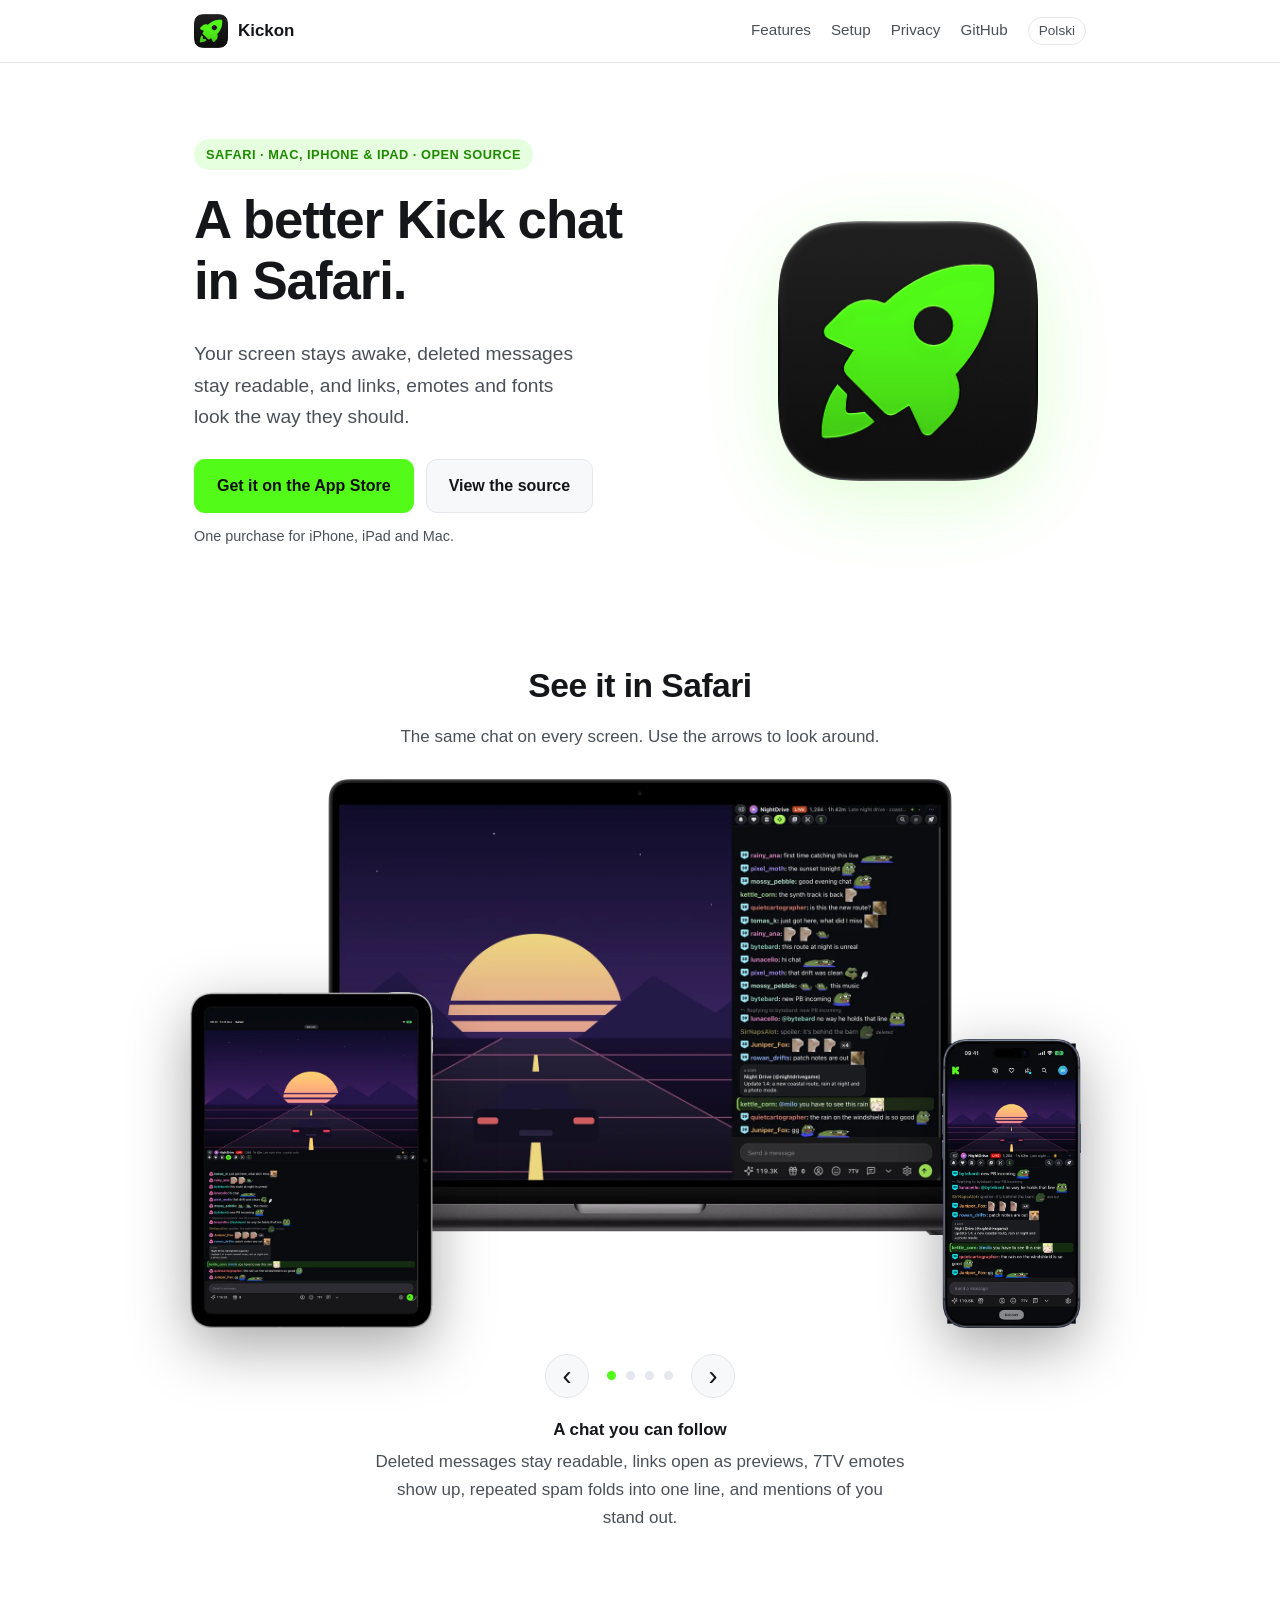
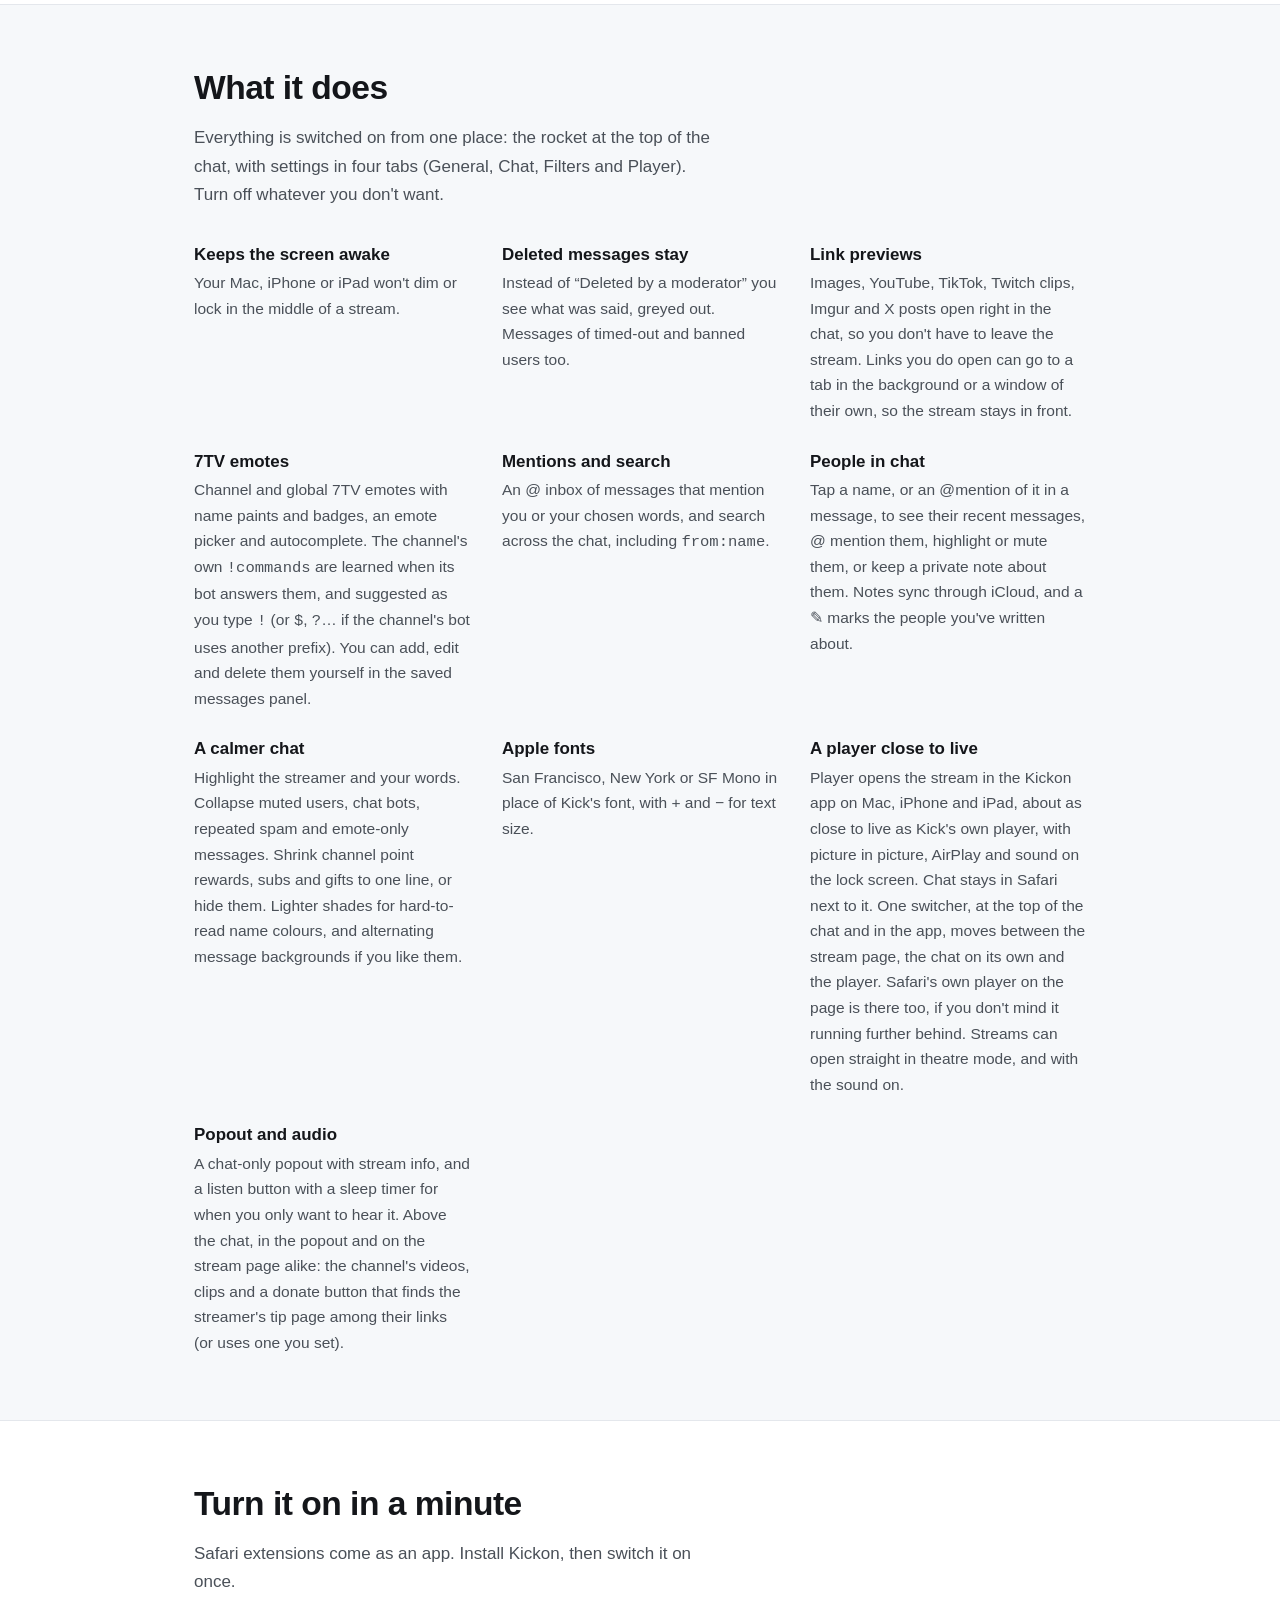
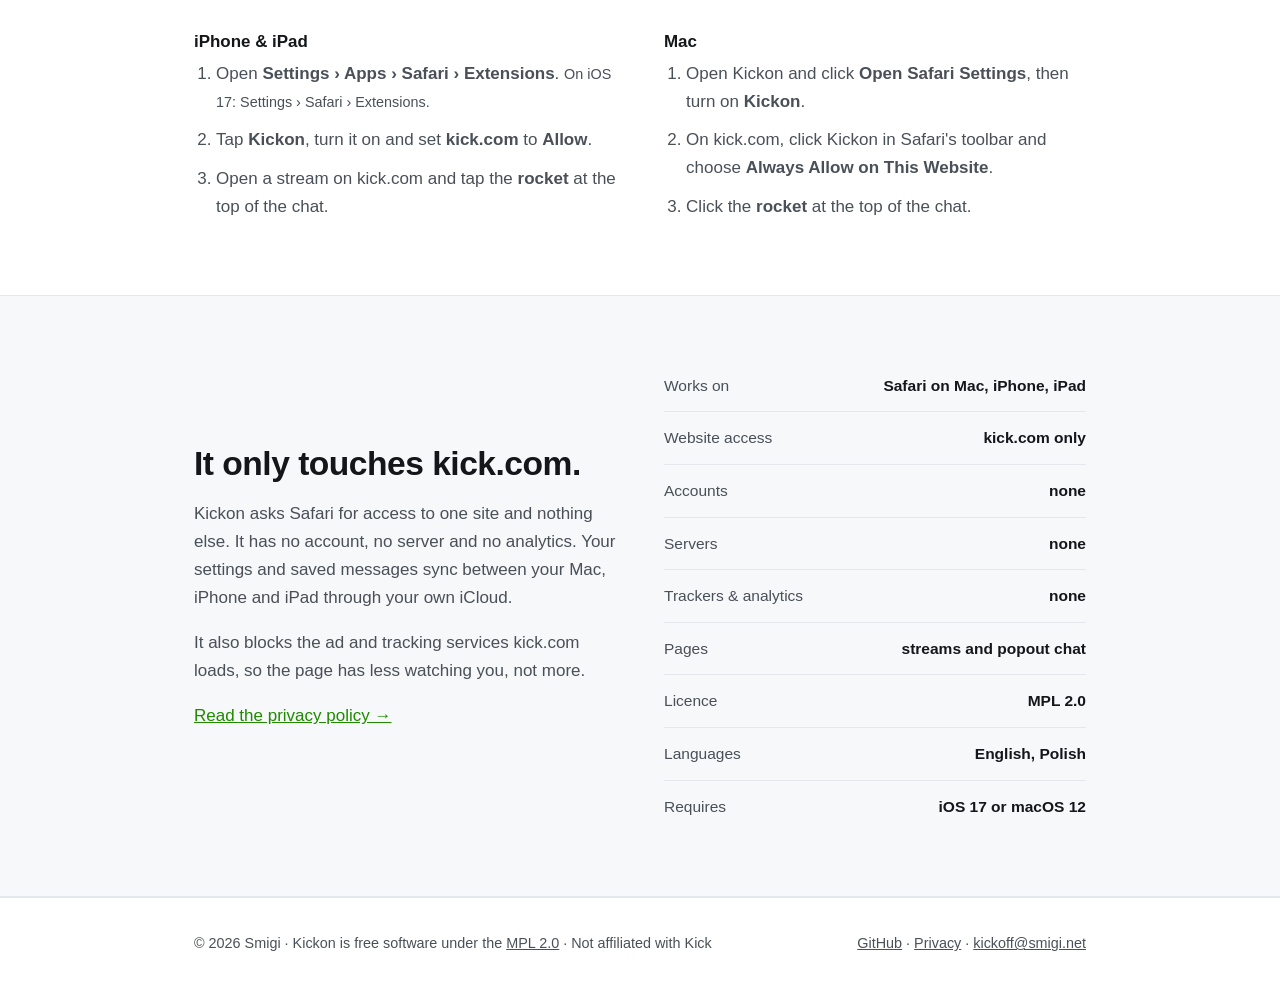
<file: website/index.html>
<!DOCTYPE html>
<html lang="en">
<!--
  This Source Code Form is subject to the terms of the Mozilla Public License,
  v. 2.0. If a copy of the MPL was not distributed with this file, You can
  obtain one at https://mozilla.org/MPL/2.0/.
-->
<head>
  <meta charset="utf-8">
  <meta name="viewport" content="width=device-width, initial-scale=1">
  <title>Kickon — A better Kick.com chat in Safari</title>
  <meta name="description" content="A Safari extension for Mac, iPhone and iPad that makes Kick.com chat better: keeps your screen awake, shows deleted messages, previews links, adds 7TV emotes and Apple fonts. No accounts, no trackers. Open source, MPL 2.0.">
  <meta property="og:title" content="Kickon — A better Kick.com chat in Safari">
  <meta property="og:description" content="Keeps your screen awake, shows deleted messages, previews links and adds 7TV emotes. For Safari on Mac, iPhone and iPad.">
  <meta property="og:image" content="https://kickon.smigi.net/assets/icon.png">
  <meta property="og:url" content="https://kickon.smigi.net">
  <meta name="theme-color" content="#0b0d0e">
  <meta property="og:locale" content="en">
  <meta property="og:locale:alternate" content="pl">
  <link rel="canonical" href="https://kickon.smigi.net/">
  <link rel="alternate" hreflang="en" href="https://kickon.smigi.net/">
  <link rel="alternate" hreflang="pl" href="https://kickon.smigi.net/pl/">
  <link rel="alternate" hreflang="x-default" href="https://kickon.smigi.net/">
  <link rel="icon" href="assets/icon.png" type="image/png">
  <link rel="stylesheet" href="style.css">
</head>
<body>

<header>
  <div class="wrap">
    <a class="logo" href="/">
      <img src="assets/icon.png" alt="" width="34" height="34">
      Kickon
    </a>
    <nav>
      <a href="#features">Features</a>
      <a href="#setup">Setup</a>
      <a href="/privacy/">Privacy</a>
      <a href="https://github.com/lakafior/Kickoff">GitHub</a>
      <a class="lang" href="/pl/" hreflang="pl" lang="pl">Polski</a>
    </nav>
  </div>
</header>

<section class="hero">
  <div class="wrap">
    <div>
      <span class="tag">Safari · Mac, iPhone &amp; iPad · Open source</span>
      <h1>A better Kick&nbsp;chat in&nbsp;Safari.</h1>
      <p class="lede">Your screen stays awake, deleted messages stay readable, and links, emotes and fonts look the way they should.</p>
      <div class="cta">
        <a class="btn btn-primary" href="https://apps.apple.com/us/app/kickon-for-safari/id6820534895">Get it on the App&nbsp;Store</a>
        <a class="btn btn-secondary" href="https://github.com/lakafior/Kickoff">View the source</a>
      </div>
      <p class="cta-note">One purchase for iPhone, iPad and Mac.</p>
    </div>
    <img class="hero-icon" src="assets/icon.png" width="256" height="256" alt="The Kickon icon: a green rocket on black.">
  </div>
</section>

<section class="showcase" aria-label="Kickon on Mac, iPad and iPhone">
  <div class="wrap">
    <div class="section-head"><h2>See it in Safari</h2><p>The same chat on every screen. Use the arrows to look around.</p></div>
    <!-- No JavaScript: one radio per step; the arrows and dots are labels for them. -->
    <input class="shot-radio" type="radio" name="shot" id="shot-1" checked aria-label="A chat you can follow">
    <input class="shot-radio" type="radio" name="shot" id="shot-2" aria-label="Everything in one place">
    <input class="shot-radio" type="radio" name="shot" id="shot-3" aria-label="Know who you&#x27;re talking to">
    <input class="shot-radio" type="radio" name="shot" id="shot-4" aria-label="Never miss a mention">
    <div class="stage">
      <div class="dev dev-mac">
        <img class="s1" src="assets/showcase/en/mac-1.webp" width="1600" height="966" alt="Kickon in Safari on a Mac: A chat you can follow">
        <img class="s2" src="assets/showcase/en/mac-2.webp" width="1600" height="966" alt="Kickon in Safari on a Mac: Everything in one place" loading="lazy">
        <img class="s3" src="assets/showcase/en/mac-3.webp" width="1600" height="966" alt="Kickon in Safari on a Mac: Know who you&#x27;re talking to" loading="lazy">
        <img class="s4" src="assets/showcase/en/mac-4.webp" width="1600" height="966" alt="Kickon in Safari on a Mac: Never miss a mention" loading="lazy">
      </div>
      <div class="dev dev-ipad">
        <img class="s1" src="assets/showcase/en/ipad-1.webp" width="640" height="886" alt="Kickon in Safari on an iPad: A chat you can follow">
        <img class="s2" src="assets/showcase/en/ipad-2.webp" width="640" height="886" alt="Kickon in Safari on an iPad: Everything in one place" loading="lazy">
        <img class="s3" src="assets/showcase/en/ipad-3.webp" width="640" height="886" alt="Kickon in Safari on an iPad: Know who you&#x27;re talking to" loading="lazy">
        <img class="s4" src="assets/showcase/en/ipad-4.webp" width="640" height="886" alt="Kickon in Safari on an iPad: Never miss a mention" loading="lazy">
      </div>
      <div class="dev dev-iphone">
        <img class="s1" src="assets/showcase/en/iphone-1.webp" width="440" height="912" alt="Kickon in Safari on an iPhone: A chat you can follow">
        <img class="s2" src="assets/showcase/en/iphone-2.webp" width="440" height="912" alt="Kickon in Safari on an iPhone: Everything in one place" loading="lazy">
        <img class="s3" src="assets/showcase/en/iphone-3.webp" width="440" height="912" alt="Kickon in Safari on an iPhone: Know who you&#x27;re talking to" loading="lazy">
        <img class="s4" src="assets/showcase/en/iphone-4.webp" width="440" height="912" alt="Kickon in Safari on an iPhone: Never miss a mention" loading="lazy">
      </div>
    </div>
    <div class="shot-nav">
      <label class="arrow prev p1" for="shot-4" aria-label="Previous">‹</label>
      <label class="arrow prev p2" for="shot-1" aria-label="Previous">‹</label>
      <label class="arrow prev p3" for="shot-2" aria-label="Previous">‹</label>
      <label class="arrow prev p4" for="shot-3" aria-label="Previous">‹</label>
      <div class="dots">
        <label class="dot d1" for="shot-1" aria-label="Show: A chat you can follow"></label>
        <label class="dot d2" for="shot-2" aria-label="Show: Everything in one place"></label>
        <label class="dot d3" for="shot-3" aria-label="Show: Know who you&#x27;re talking to"></label>
        <label class="dot d4" for="shot-4" aria-label="Show: Never miss a mention"></label>
      </div>
      <label class="arrow next n1" for="shot-2" aria-label="Next">›</label>
      <label class="arrow next n2" for="shot-3" aria-label="Next">›</label>
      <label class="arrow next n3" for="shot-4" aria-label="Next">›</label>
      <label class="arrow next n4" for="shot-1" aria-label="Next">›</label>
    </div>
    <div class="captions" aria-live="polite">
      <div class="caption c1"><h3>A chat you can follow</h3><p>Deleted messages stay readable, links open as previews, 7TV emotes show up, repeated spam folds into one line, and mentions of you stand out.</p></div>
      <div class="caption c2"><h3>Everything in one place</h3><p>The rocket at the top of the chat opens Kickon&#x27;s settings: Apple fonts, text size, and every feature as a switch you can turn off.</p></div>
      <div class="caption c3"><h3>Know who you&#x27;re talking to</h3><p>Tap a name to see that person&#x27;s recent messages, highlight or mute them, or keep a private note that syncs through your iCloud.</p></div>
      <div class="caption c4"><h3>Never miss a mention</h3><p>The @ inbox collects messages that mention you or the words you choose, so you can catch up after a busy minute.</p></div>
    </div>
  </div>
</section>

<section id="features" class="alt">
  <div class="wrap">
    <div class="section-head">
      <h2>What it does</h2>
      <p>Everything is switched on from one place: the rocket at the top of the chat, with settings in four tabs (General, Chat, Filters and Player). Turn off whatever you don't want.</p>
    </div>
    <div class="grid">
      <div class="feature">
        <h3>Keeps the screen awake</h3>
        <p>Your Mac, iPhone or iPad won't dim or lock in the middle of a stream.</p>
      </div>
      <div class="feature">
        <h3>Deleted messages stay</h3>
        <p>Instead of “Deleted by a moderator” you see what was said, greyed out. Messages of timed-out and banned users too.</p>
      </div>
      <div class="feature">
        <h3>Link previews</h3>
        <p>Images, YouTube, TikTok, Twitch clips, Imgur and X posts open right in the chat, so you don't have to leave the stream. Links you do open can go to a tab in the background or a window of their own, so the stream stays in front.</p>
      </div>
      <div class="feature">
        <h3>7TV emotes</h3>
        <p>Channel and global 7TV emotes with name paints and badges, an emote picker and autocomplete. The channel's own <code>!commands</code> are learned when its bot answers them, and suggested as you type <code>!</code> (or <code>$</code>, <code>?</code>… if the channel's bot uses another prefix). You can add, edit and delete them yourself in the saved messages panel.</p>
      </div>
      <div class="feature">
        <h3>Mentions and search</h3>
        <p>An @ inbox of messages that mention you or your chosen words, and search across the chat, including <code>from:name</code>.</p>
      </div>
      <div class="feature">
        <h3>People in chat</h3>
        <p>Tap a name, or an @mention of it in a message, to see their recent messages, @ mention them, highlight or mute them, or keep a private note about them. Notes sync through iCloud, and a ✎ marks the people you've written about.</p>
      </div>
      <div class="feature">
        <h3>A calmer chat</h3>
        <p>Highlight the streamer and your words. Collapse muted users, chat bots, repeated spam and emote-only messages. Shrink channel point rewards, subs and gifts to one line, or hide them. Lighter shades for hard-to-read name colours, and alternating message backgrounds if you like them.</p>
      </div>
      <div class="feature">
        <h3>Apple fonts</h3>
        <p>San Francisco, New York or SF Mono in place of Kick's font, with + and − for text size.</p>
      </div>
      <div class="feature">
        <h3>A player close to live</h3>
        <p>Player opens the stream in the Kickon app on Mac, iPhone and iPad, about as close to live as Kick's own player, with picture in picture, AirPlay and sound on the lock screen. Chat stays in Safari next to it. One switcher, at the top of the chat and in the app, moves between the stream page, the chat on its own and the player. Safari's own player on the page is there too, if you don't mind it running further behind. Streams can open straight in theatre mode, and with the sound on.</p>
      </div>
      <div class="feature">
        <h3>Popout and audio</h3>
        <p>A chat-only popout with stream info, and a listen button with a sleep timer for when you only want to hear it. Above the chat, in the popout and on the stream page alike: the channel's videos, clips and a donate button that finds the streamer's tip page among their links (or uses one you set).</p>
      </div>
    </div>
  </div>
</section>

<section id="setup">
  <div class="wrap">
    <div class="section-head">
      <h2>Turn it on in a minute</h2>
      <p>Safari extensions come as an app. Install Kickon, then switch it on once.</p>
    </div>
    <div class="split">
      <div>
        <h3>iPhone &amp; iPad</h3>
        <ol class="steps">
          <li>Open <b>Settings › Apps › Safari › Extensions</b>. <span class="note">On iOS 17: Settings › Safari › Extensions.</span></li>
          <li>Tap <b>Kickon</b>, turn it on and set <b>kick.com</b> to <b>Allow</b>.</li>
          <li>Open a stream on kick.com and tap the <b>rocket</b> at the top of the chat.</li>
        </ol>
      </div>
      <div>
        <h3>Mac</h3>
        <ol class="steps">
          <li>Open Kickon and click <b>Open Safari Settings</b>, then turn on <b>Kickon</b>.</li>
          <li>On kick.com, click Kickon in Safari's toolbar and choose <b>Always Allow on This Website</b>.</li>
          <li>Click the <b>rocket</b> at the top of the chat.</li>
        </ol>
      </div>
    </div>
  </div>
</section>

<section class="alt">
  <div class="wrap">
    <div class="split">
      <div>
        <h2>It only touches kick.com.</h2>
        <p>
          Kickon asks Safari for access to one site and nothing else. It has no
          account, no server and no analytics. Your settings and saved messages
          sync between your Mac, iPhone and iPad through your own iCloud.
        </p>
        <p>
          It also blocks the ad and tracking services kick.com loads, so the
          page has less watching you, not more.
        </p>
        <p><a href="/privacy/">Read the privacy policy →</a></p>
      </div>
      <ul class="facts">
        <li><span>Works on</span> <b>Safari on Mac, iPhone, iPad</b></li>
        <li><span>Website access</span> <b>kick.com only</b></li>
        <li><span>Accounts</span> <b>none</b></li>
        <li><span>Servers</span> <b>none</b></li>
        <li><span>Trackers &amp; analytics</span> <b>none</b></li>
        <li><span>Pages</span> <b>streams and popout chat</b></li>
        <li><span>Licence</span> <b>MPL 2.0</b></li>
        <li><span>Languages</span> <b>English, Polish</b></li>
        <li><span>Requires</span> <b>iOS 17 or macOS 12</b></li>
      </ul>
    </div>
  </div>
</section>

<footer>
  <div class="wrap">
    <span>© 2026 Smigi · Kickon is free software under the
      <a href="https://github.com/lakafior/Kickoff/blob/main/LICENSE">MPL 2.0</a> ·
      Not affiliated with Kick</span>
    <span>
      <a href="https://github.com/lakafior/Kickoff">GitHub</a> ·
      <a href="/privacy/">Privacy</a> ·
      <a href="mailto:kickoff@smigi.net">kickoff@smigi.net</a>
    </span>
  </div>
</footer>

<!-- smigi.net window chrome: traffic lights + minimize-to-dock.
     Loads from localhost during development, smigi.net in production. -->
<script>
  (function () {
    var local = location.hostname === "localhost" || location.hostname === "127.0.0.1";
    var s = document.createElement("script");
    s.src = (local ? "" : "https://smigi.net") + "/os/chrome.js";
    s.dataset.app = "kickoff";
    s.dataset.title = "Kickon";
    document.head.appendChild(s);
  })();
</script>

</body>
</html>
</file>
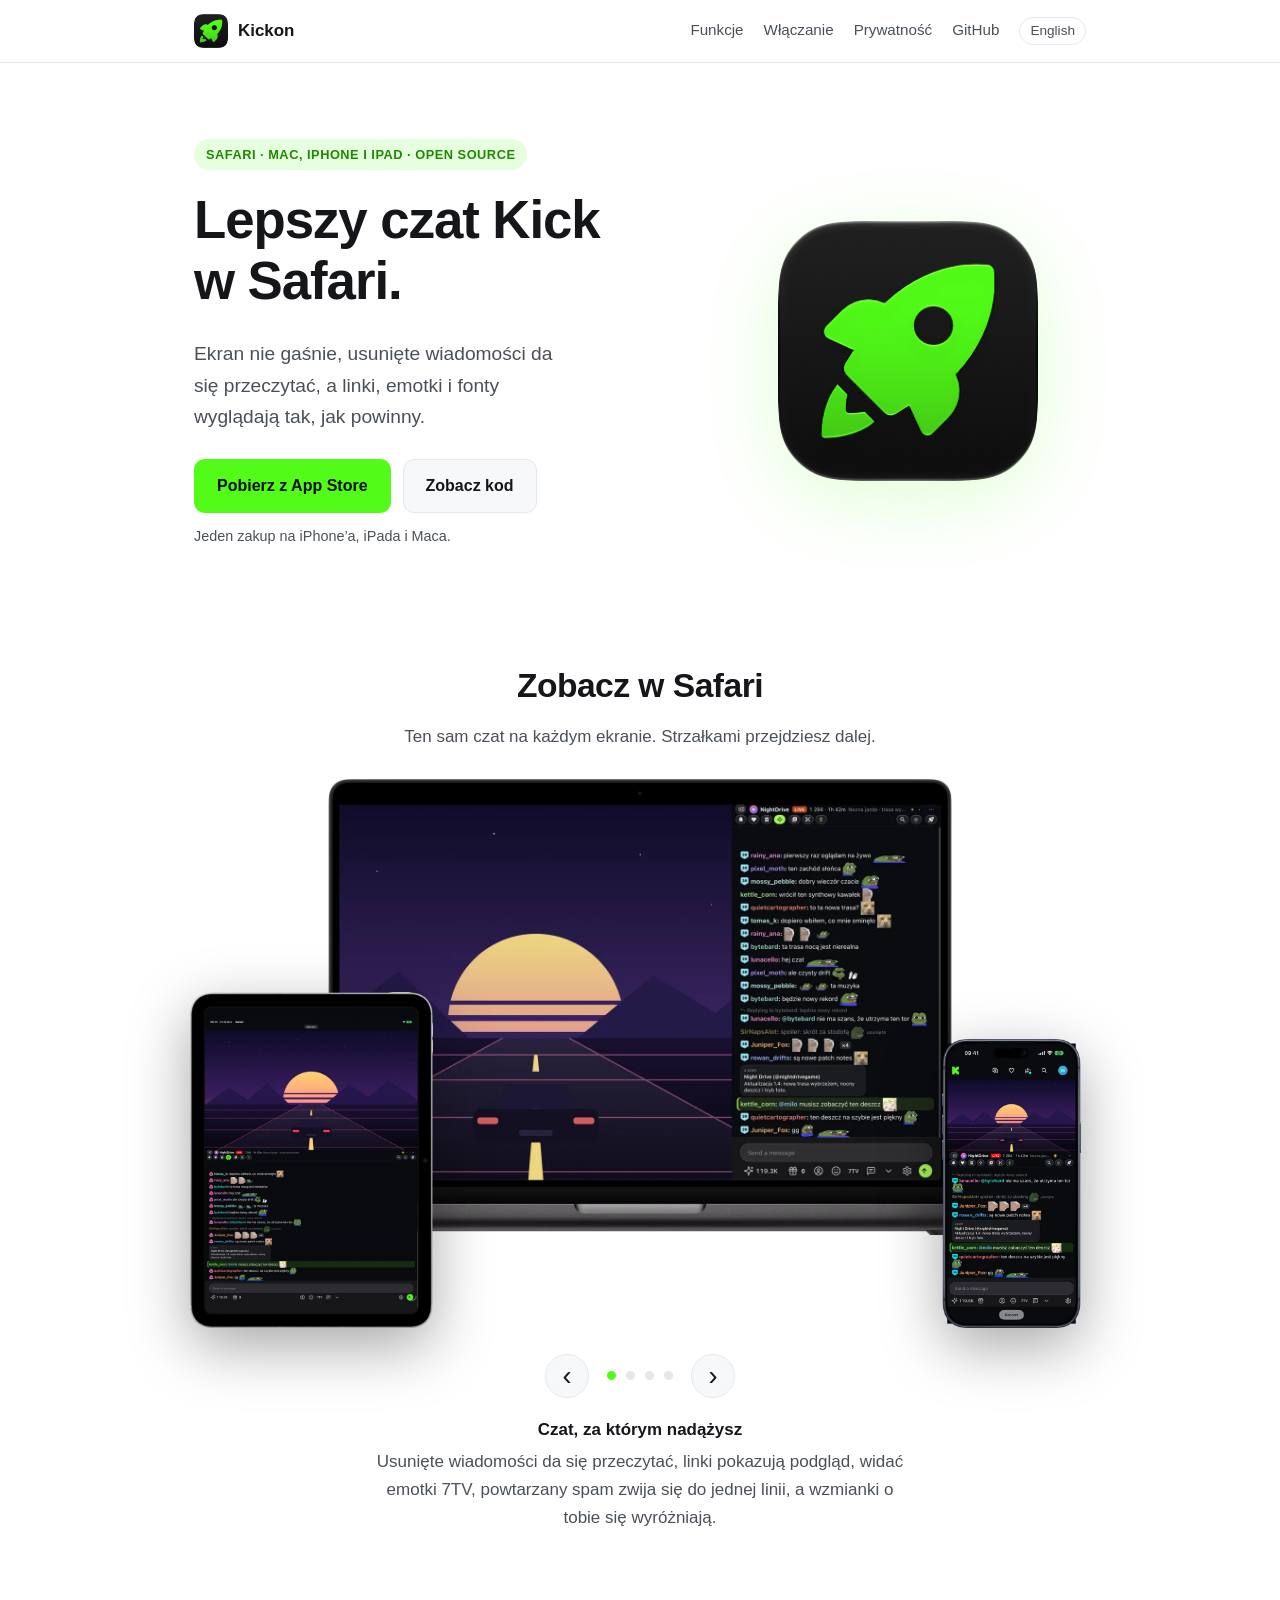
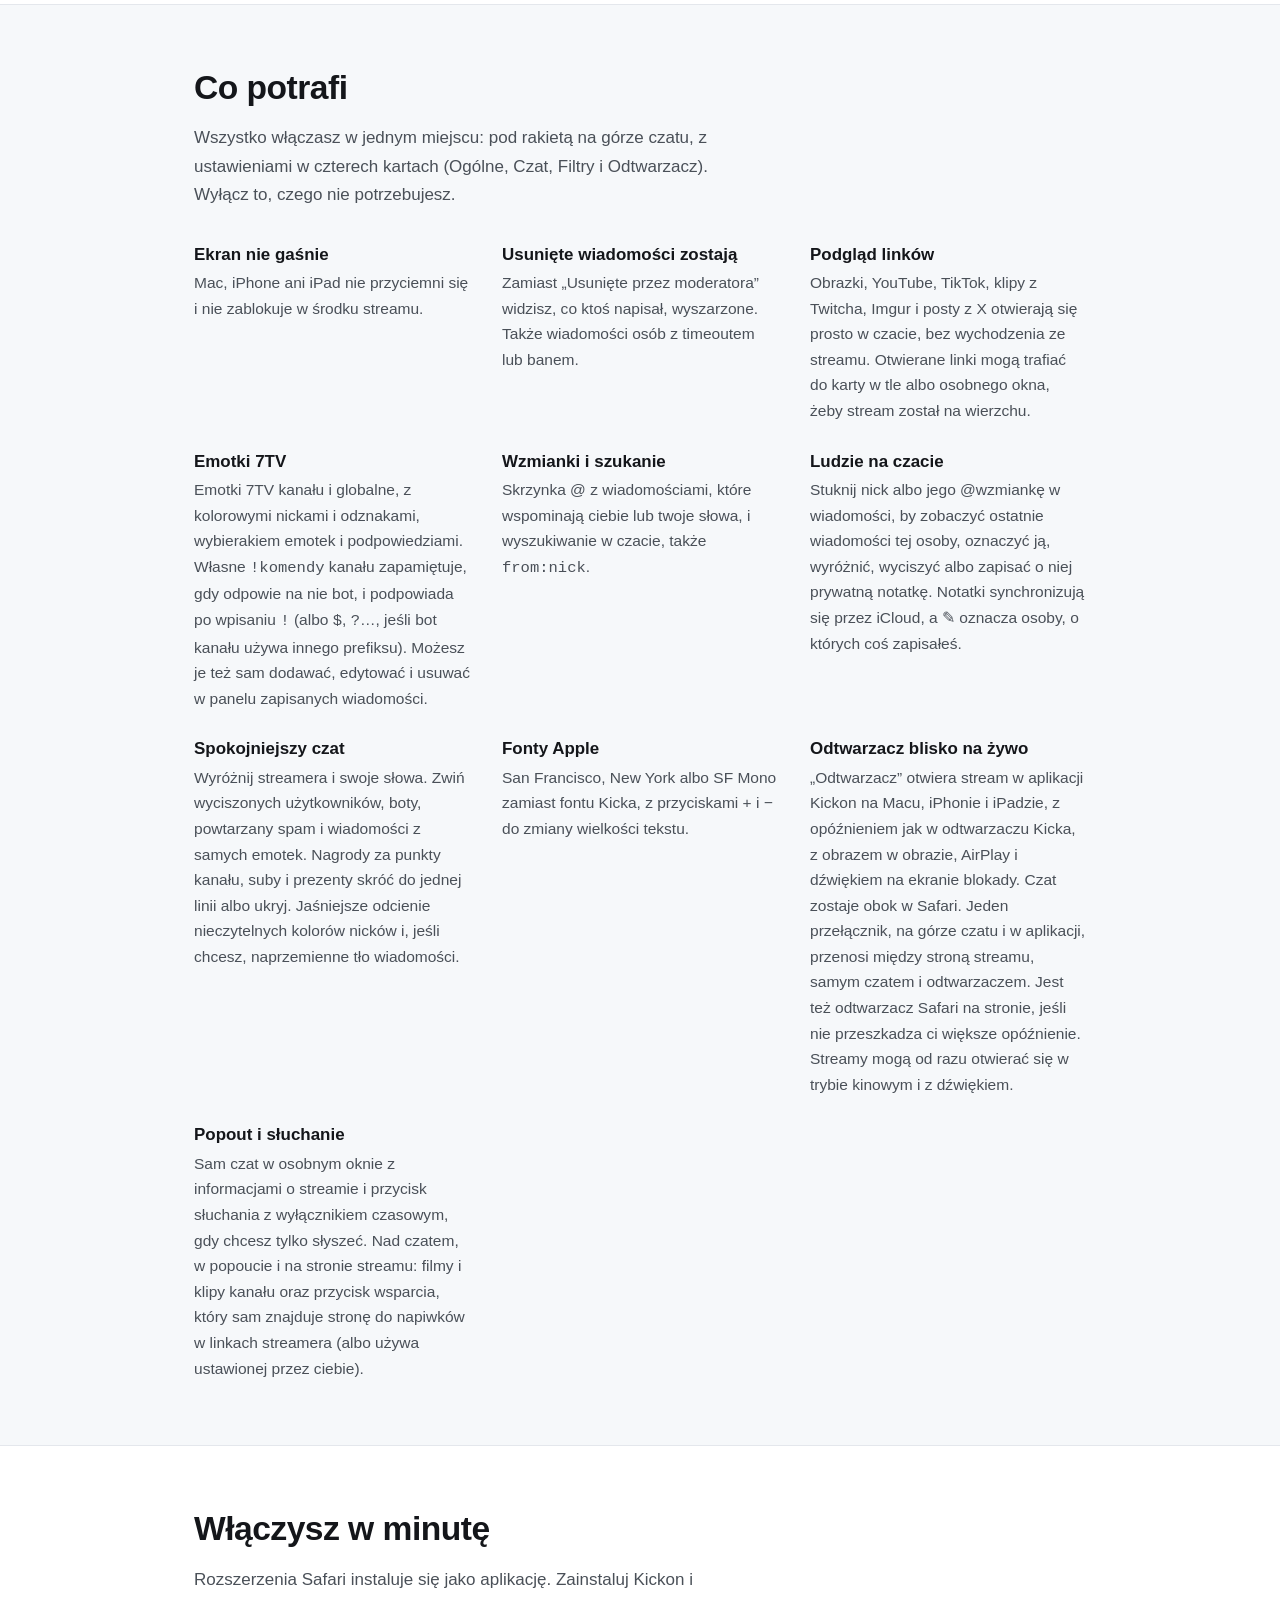
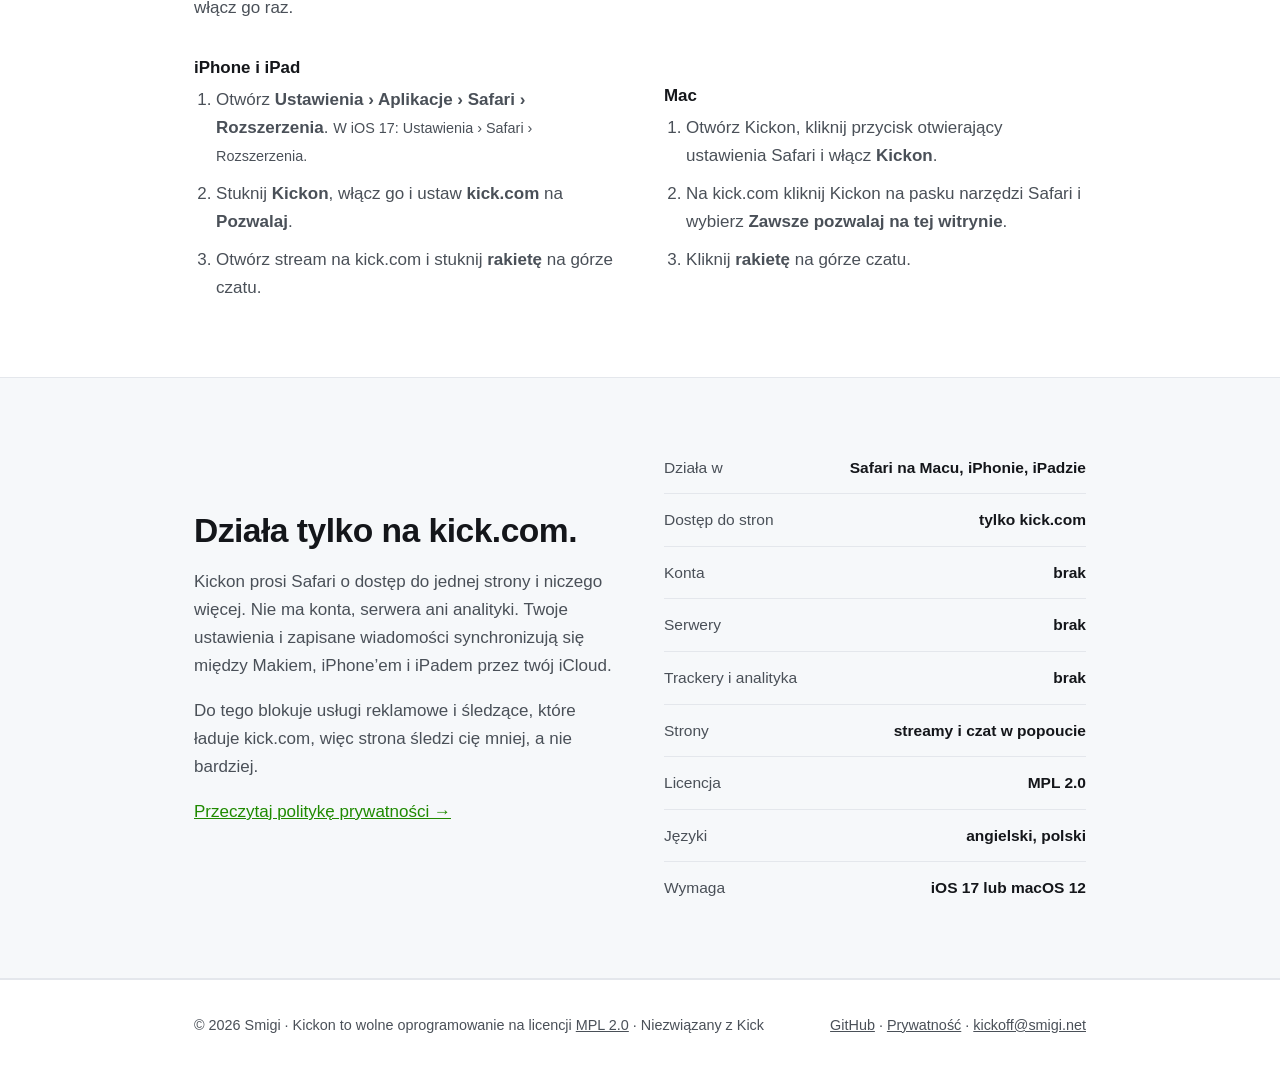
<file: website/pl/index.html>
<!DOCTYPE html>
<html lang="pl">
<!--
  This Source Code Form is subject to the terms of the Mozilla Public License,
  v. 2.0. If a copy of the MPL was not distributed with this file, You can
  obtain one at https://mozilla.org/MPL/2.0/.
-->
<head>
  <meta charset="utf-8">
  <meta name="viewport" content="width=device-width, initial-scale=1">
  <title>Kickon — Lepszy czat Kick.com w Safari</title>
  <meta name="description" content="Rozszerzenie Safari na Maca, iPhone’a i iPada, które ulepsza czat na Kick.com: ekran nie gaśnie, usunięte wiadomości zostają, linki mają podgląd, są emotki 7TV i fonty Apple. Bez kont i trackerów. Open source, MPL 2.0.">
  <meta property="og:title" content="Kickon — Lepszy czat Kick.com w Safari">
  <meta property="og:description" content="Ekran nie gaśnie, usunięte wiadomości zostają, linki mają podgląd, są emotki 7TV. Dla Safari na Macu, iPhonie i iPadzie.">
  <meta property="og:image" content="https://kickon.smigi.net/assets/icon.png">
  <meta property="og:url" content="https://kickon.smigi.net/pl/">
  <meta name="theme-color" content="#0b0d0e">
  <meta property="og:locale" content="pl">
  <meta property="og:locale:alternate" content="en">
  <link rel="canonical" href="https://kickon.smigi.net/pl/">
  <link rel="alternate" hreflang="en" href="https://kickon.smigi.net/">
  <link rel="alternate" hreflang="pl" href="https://kickon.smigi.net/pl/">
  <link rel="alternate" hreflang="x-default" href="https://kickon.smigi.net/">
  <link rel="icon" href="../assets/icon.png" type="image/png">
  <link rel="stylesheet" href="../style.css">
</head>
<body>

<header>
  <div class="wrap">
    <a class="logo" href="/pl/">
      <img src="../assets/icon.png" alt="" width="34" height="34">
      Kickon
    </a>
    <nav>
      <a href="#features">Funkcje</a>
      <a href="#setup">Włączanie</a>
      <a href="/pl/privacy/">Prywatność</a>
      <a href="https://github.com/lakafior/Kickoff">GitHub</a>
      <a class="lang" href="/" hreflang="en" lang="en">English</a>
    </nav>
  </div>
</header>

<section class="hero">
  <div class="wrap">
    <div>
      <span class="tag">Safari · Mac, iPhone i iPad · Open source</span>
      <h1>Lepszy czat Kick w&nbsp;Safari.</h1>
      <p class="lede">Ekran nie gaśnie, usunięte wiadomości da się przeczytać, a linki, emotki i fonty wyglądają tak, jak powinny.</p>
      <div class="cta">
        <a class="btn btn-primary" href="https://apps.apple.com/us/app/kickon-for-safari/id6820534895">Pobierz z App&nbsp;Store</a>
        <a class="btn btn-secondary" href="https://github.com/lakafior/Kickoff">Zobacz kod</a>
      </div>
      <p class="cta-note">Jeden zakup na iPhone’a, iPada i Maca.</p>
    </div>
    <img class="hero-icon" src="../assets/icon.png" width="256" height="256" alt="Ikona Kickon: zielona rakieta na czarnym tle.">
  </div>
</section>

<section class="showcase" aria-label="Kickon na Macu, iPadzie i iPhonie">
  <div class="wrap">
    <div class="section-head"><h2>Zobacz w Safari</h2><p>Ten sam czat na każdym ekranie. Strzałkami przejdziesz dalej.</p></div>
    <!-- No JavaScript: one radio per step; the arrows and dots are labels for them. -->
    <input class="shot-radio" type="radio" name="shot" id="shot-1" checked aria-label="Czat, za którym nadążysz">
    <input class="shot-radio" type="radio" name="shot" id="shot-2" aria-label="Wszystko w jednym miejscu">
    <input class="shot-radio" type="radio" name="shot" id="shot-3" aria-label="Wiesz, kto pisze">
    <input class="shot-radio" type="radio" name="shot" id="shot-4" aria-label="Żadna wzmianka nie ucieknie">
    <div class="stage">
      <div class="dev dev-mac">
        <img class="s1" src="../assets/showcase/pl/mac-1.webp" width="1600" height="966" alt="Kickon w Safari na Macu: Czat, za którym nadążysz">
        <img class="s2" src="../assets/showcase/pl/mac-2.webp" width="1600" height="966" alt="Kickon w Safari na Macu: Wszystko w jednym miejscu" loading="lazy">
        <img class="s3" src="../assets/showcase/pl/mac-3.webp" width="1600" height="966" alt="Kickon w Safari na Macu: Wiesz, kto pisze" loading="lazy">
        <img class="s4" src="../assets/showcase/pl/mac-4.webp" width="1600" height="966" alt="Kickon w Safari na Macu: Żadna wzmianka nie ucieknie" loading="lazy">
      </div>
      <div class="dev dev-ipad">
        <img class="s1" src="../assets/showcase/pl/ipad-1.webp" width="640" height="886" alt="Kickon w Safari na iPadzie: Czat, za którym nadążysz">
        <img class="s2" src="../assets/showcase/pl/ipad-2.webp" width="640" height="886" alt="Kickon w Safari na iPadzie: Wszystko w jednym miejscu" loading="lazy">
        <img class="s3" src="../assets/showcase/pl/ipad-3.webp" width="640" height="886" alt="Kickon w Safari na iPadzie: Wiesz, kto pisze" loading="lazy">
        <img class="s4" src="../assets/showcase/pl/ipad-4.webp" width="640" height="886" alt="Kickon w Safari na iPadzie: Żadna wzmianka nie ucieknie" loading="lazy">
      </div>
      <div class="dev dev-iphone">
        <img class="s1" src="../assets/showcase/pl/iphone-1.webp" width="440" height="912" alt="Kickon w Safari na iPhonie: Czat, za którym nadążysz">
        <img class="s2" src="../assets/showcase/pl/iphone-2.webp" width="440" height="912" alt="Kickon w Safari na iPhonie: Wszystko w jednym miejscu" loading="lazy">
        <img class="s3" src="../assets/showcase/pl/iphone-3.webp" width="440" height="912" alt="Kickon w Safari na iPhonie: Wiesz, kto pisze" loading="lazy">
        <img class="s4" src="../assets/showcase/pl/iphone-4.webp" width="440" height="912" alt="Kickon w Safari na iPhonie: Żadna wzmianka nie ucieknie" loading="lazy">
      </div>
    </div>
    <div class="shot-nav">
      <label class="arrow prev p1" for="shot-4" aria-label="Poprzedni">‹</label>
      <label class="arrow prev p2" for="shot-1" aria-label="Poprzedni">‹</label>
      <label class="arrow prev p3" for="shot-2" aria-label="Poprzedni">‹</label>
      <label class="arrow prev p4" for="shot-3" aria-label="Poprzedni">‹</label>
      <div class="dots">
        <label class="dot d1" for="shot-1" aria-label="Pokaż: Czat, za którym nadążysz"></label>
        <label class="dot d2" for="shot-2" aria-label="Pokaż: Wszystko w jednym miejscu"></label>
        <label class="dot d3" for="shot-3" aria-label="Pokaż: Wiesz, kto pisze"></label>
        <label class="dot d4" for="shot-4" aria-label="Pokaż: Żadna wzmianka nie ucieknie"></label>
      </div>
      <label class="arrow next n1" for="shot-2" aria-label="Następny">›</label>
      <label class="arrow next n2" for="shot-3" aria-label="Następny">›</label>
      <label class="arrow next n3" for="shot-4" aria-label="Następny">›</label>
      <label class="arrow next n4" for="shot-1" aria-label="Następny">›</label>
    </div>
    <div class="captions" aria-live="polite">
      <div class="caption c1"><h3>Czat, za którym nadążysz</h3><p>Usunięte wiadomości da się przeczytać, linki pokazują podgląd, widać emotki 7TV, powtarzany spam zwija się do jednej linii, a wzmianki o tobie się wyróżniają.</p></div>
      <div class="caption c2"><h3>Wszystko w jednym miejscu</h3><p>Rakieta na górze czatu otwiera ustawienia Kickon: fonty Apple, wielkość tekstu i każdą funkcję jako przełącznik, który możesz wyłączyć.</p></div>
      <div class="caption c3"><h3>Wiesz, kto pisze</h3><p>Stuknij nick, by zobaczyć ostatnie wiadomości tej osoby, wyróżnić ją, wyciszyć albo zapisać prywatną notatkę, która synchronizuje się przez twój iCloud.</p></div>
      <div class="caption c4"><h3>Żadna wzmianka nie ucieknie</h3><p>Skrzynka @ zbiera wiadomości, które wspominają ciebie lub wybrane słowa, więc nadrobisz je po gorącej chwili.</p></div>
    </div>
  </div>
</section>

<section id="features" class="alt">
  <div class="wrap">
    <div class="section-head">
      <h2>Co potrafi</h2>
      <p>Wszystko włączasz w jednym miejscu: pod rakietą na górze czatu, z ustawieniami w czterech kartach (Ogólne, Czat, Filtry i Odtwarzacz). Wyłącz to, czego nie potrzebujesz.</p>
    </div>
    <div class="grid">
      <div class="feature">
        <h3>Ekran nie gaśnie</h3>
        <p>Mac, iPhone ani iPad nie przyciemni się i nie zablokuje w środku streamu.</p>
      </div>
      <div class="feature">
        <h3>Usunięte wiadomości zostają</h3>
        <p>Zamiast „Usunięte przez moderatora” widzisz, co ktoś napisał, wyszarzone. Także wiadomości osób z timeoutem lub banem.</p>
      </div>
      <div class="feature">
        <h3>Podgląd linków</h3>
        <p>Obrazki, YouTube, TikTok, klipy z Twitcha, Imgur i posty z X otwierają się prosto w czacie, bez wychodzenia ze streamu. Otwierane linki mogą trafiać do karty w tle albo osobnego okna, żeby stream został na wierzchu.</p>
      </div>
      <div class="feature">
        <h3>Emotki 7TV</h3>
        <p>Emotki 7TV kanału i globalne, z kolorowymi nickami i odznakami, wybierakiem emotek i podpowiedziami. Własne <code>!komendy</code> kanału zapamiętuje, gdy odpowie na nie bot, i podpowiada po wpisaniu <code>!</code> (albo <code>$</code>, <code>?</code>…, jeśli bot kanału używa innego prefiksu). Możesz je też sam dodawać, edytować i usuwać w panelu zapisanych wiadomości.</p>
      </div>
      <div class="feature">
        <h3>Wzmianki i szukanie</h3>
        <p>Skrzynka @ z wiadomościami, które wspominają ciebie lub twoje słowa, i wyszukiwanie w czacie, także <code>from:nick</code>.</p>
      </div>
      <div class="feature">
        <h3>Ludzie na czacie</h3>
        <p>Stuknij nick albo jego @wzmiankę w wiadomości, by zobaczyć ostatnie wiadomości tej osoby, oznaczyć ją, wyróżnić, wyciszyć albo zapisać o niej prywatną notatkę. Notatki synchronizują się przez iCloud, a ✎ oznacza osoby, o których coś zapisałeś.</p>
      </div>
      <div class="feature">
        <h3>Spokojniejszy czat</h3>
        <p>Wyróżnij streamera i swoje słowa. Zwiń wyciszonych użytkowników, boty, powtarzany spam i wiadomości z samych emotek. Nagrody za punkty kanału, suby i prezenty skróć do jednej linii albo ukryj. Jaśniejsze odcienie nieczytelnych kolorów nicków i, jeśli chcesz, naprzemienne tło wiadomości.</p>
      </div>
      <div class="feature">
        <h3>Fonty Apple</h3>
        <p>San Francisco, New York albo SF Mono zamiast fontu Kicka, z przyciskami + i − do zmiany wielkości tekstu.</p>
      </div>
      <div class="feature">
        <h3>Odtwarzacz blisko na żywo</h3>
        <p>„Odtwarzacz” otwiera stream w aplikacji Kickon na Macu, iPhonie i iPadzie, z opóźnieniem jak w odtwarzaczu Kicka, z obrazem w obrazie, AirPlay i dźwiękiem na ekranie blokady. Czat zostaje obok w Safari. Jeden przełącznik, na górze czatu i w aplikacji, przenosi między stroną streamu, samym czatem i odtwarzaczem. Jest też odtwarzacz Safari na stronie, jeśli nie przeszkadza ci większe opóźnienie. Streamy mogą od razu otwierać się w trybie kinowym i z dźwiękiem.</p>
      </div>
      <div class="feature">
        <h3>Popout i słuchanie</h3>
        <p>Sam czat w osobnym oknie z informacjami o streamie i przycisk słuchania z wyłącznikiem czasowym, gdy chcesz tylko słyszeć. Nad czatem, w popoucie i na stronie streamu: filmy i klipy kanału oraz przycisk wsparcia, który sam znajduje stronę do napiwków w linkach streamera (albo używa ustawionej przez ciebie).</p>
      </div>
    </div>
  </div>
</section>

<section id="setup">
  <div class="wrap">
    <div class="section-head">
      <h2>Włączysz w minutę</h2>
      <p>Rozszerzenia Safari instaluje się jako aplikację. Zainstaluj Kickon i włącz go raz.</p>
    </div>
    <div class="split">
      <div>
        <h3>iPhone i iPad</h3>
        <ol class="steps">
          <li>Otwórz <b>Ustawienia › Aplikacje › Safari › Rozszerzenia</b>. <span class="note">W iOS 17: Ustawienia › Safari › Rozszerzenia.</span></li>
          <li>Stuknij <b>Kickon</b>, włącz go i ustaw <b>kick.com</b> na <b>Pozwalaj</b>.</li>
          <li>Otwórz stream na kick.com i stuknij <b>rakietę</b> na górze czatu.</li>
        </ol>
      </div>
      <div>
        <h3>Mac</h3>
        <ol class="steps">
          <li>Otwórz Kickon, kliknij przycisk otwierający ustawienia Safari i włącz <b>Kickon</b>.</li>
          <li>Na kick.com kliknij Kickon na pasku narzędzi Safari i wybierz <b>Zawsze pozwalaj na tej witrynie</b>.</li>
          <li>Kliknij <b>rakietę</b> na górze czatu.</li>
        </ol>
      </div>
    </div>
  </div>
</section>

<section class="alt">
  <div class="wrap">
    <div class="split">
      <div>
        <h2>Działa tylko na kick.com.</h2>
        <p>
          Kickon prosi Safari o dostęp do jednej strony i niczego więcej. Nie ma
          konta, serwera ani analityki. Twoje ustawienia i zapisane wiadomości
          synchronizują się między Makiem, iPhone’em i iPadem przez twój iCloud.
        </p>
        <p>
          Do tego blokuje usługi reklamowe i śledzące, które ładuje kick.com, więc
          strona śledzi cię mniej, a nie bardziej.
        </p>
        <p><a href="/pl/privacy/">Przeczytaj politykę prywatności →</a></p>
      </div>
      <ul class="facts">
        <li><span>Działa w</span> <b>Safari na Macu, iPhonie, iPadzie</b></li>
        <li><span>Dostęp do stron</span> <b>tylko kick.com</b></li>
        <li><span>Konta</span> <b>brak</b></li>
        <li><span>Serwery</span> <b>brak</b></li>
        <li><span>Trackery i analityka</span> <b>brak</b></li>
        <li><span>Strony</span> <b>streamy i czat w popoucie</b></li>
        <li><span>Licencja</span> <b>MPL 2.0</b></li>
        <li><span>Języki</span> <b>angielski, polski</b></li>
        <li><span>Wymaga</span> <b>iOS 17 lub macOS 12</b></li>
      </ul>
    </div>
  </div>
</section>

<footer>
  <div class="wrap">
    <span>© 2026 Smigi · Kickon to wolne oprogramowanie na licencji
      <a href="https://github.com/lakafior/Kickoff/blob/main/LICENSE">MPL 2.0</a> ·
      Niezwiązany z Kick</span>
    <span>
      <a href="https://github.com/lakafior/Kickoff">GitHub</a> ·
      <a href="/pl/privacy/">Prywatność</a> ·
      <a href="mailto:kickoff@smigi.net">kickoff@smigi.net</a>
    </span>
  </div>
</footer>

<!-- smigi.net window chrome: traffic lights + minimize-to-dock.
     Loads from localhost during development, smigi.net in production. -->
<script>
  (function () {
    var local = location.hostname === "localhost" || location.hostname === "127.0.0.1";
    var s = document.createElement("script");
    s.src = (local ? "" : "https://smigi.net") + "/os/chrome.js";
    s.dataset.app = "kickoff";
    s.dataset.title = "Kickon";
    document.head.appendChild(s);
  })();
</script>

</body>
</html>
</file>
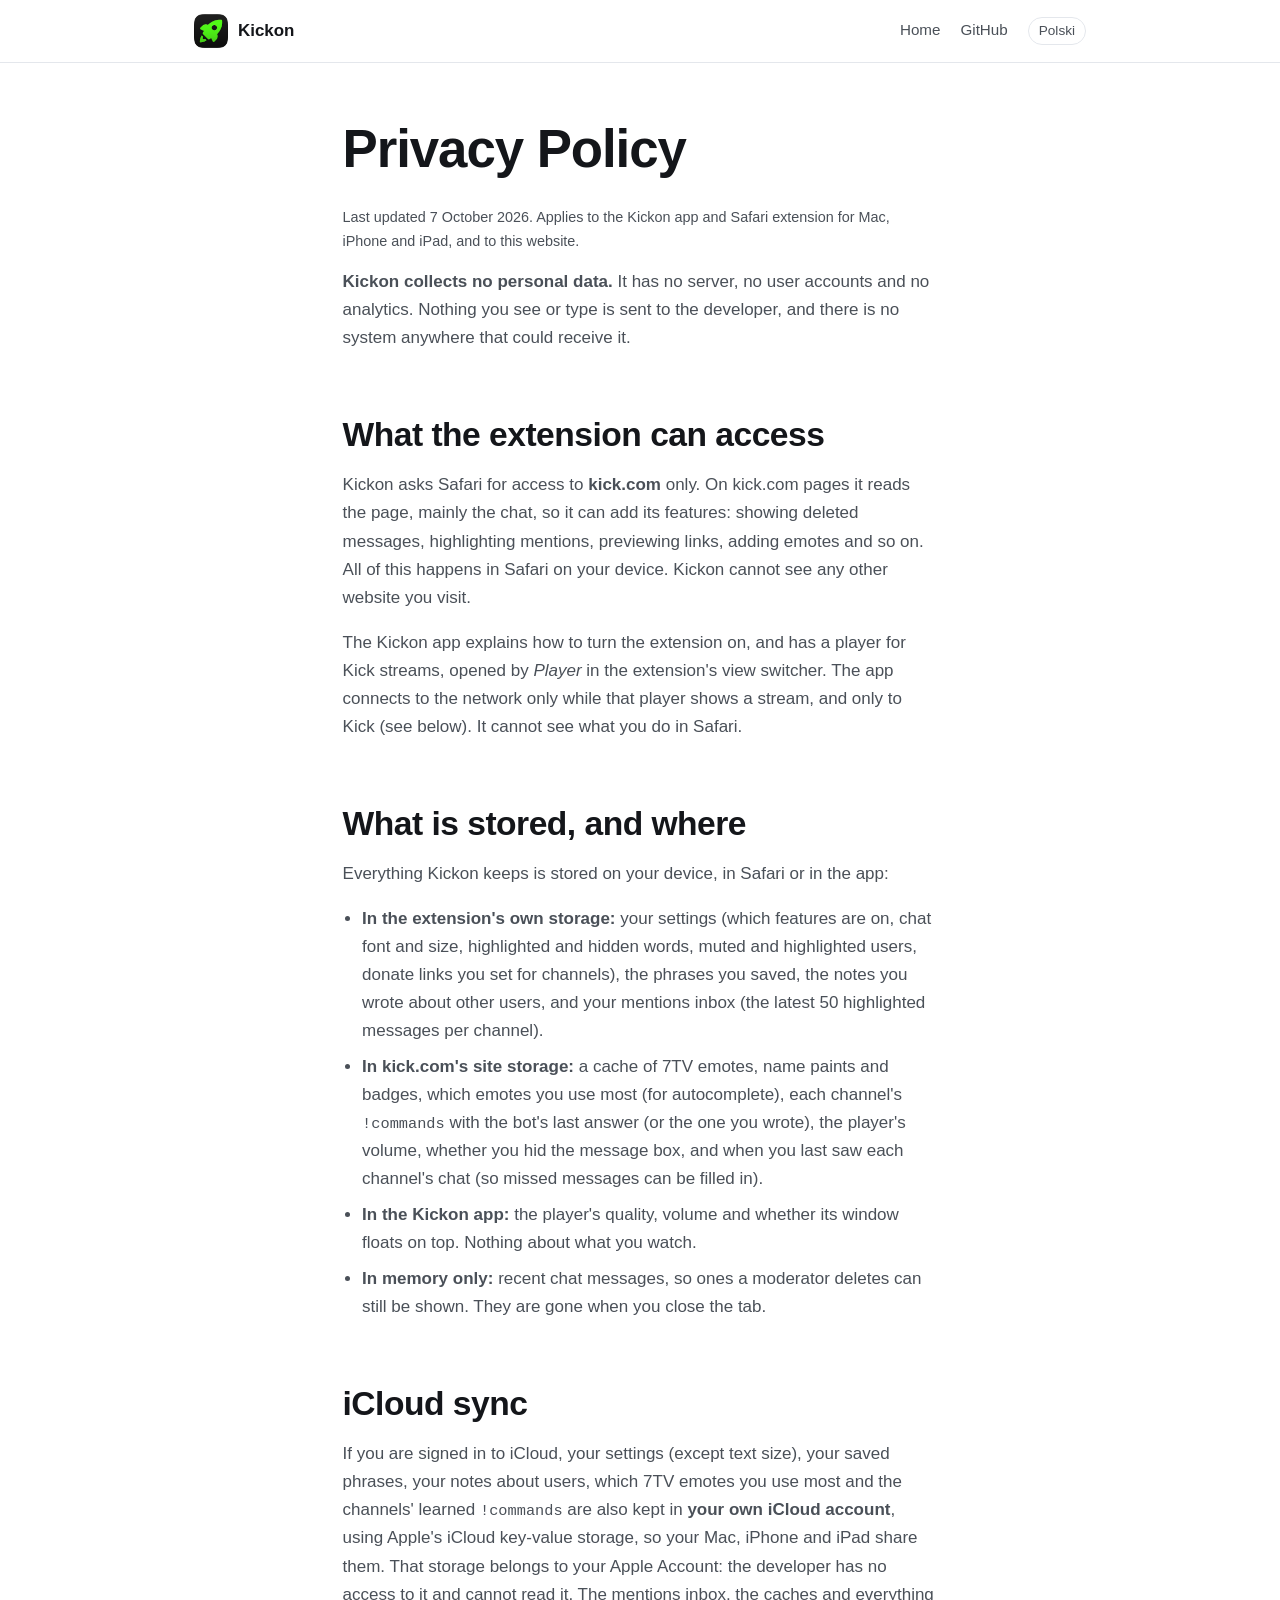
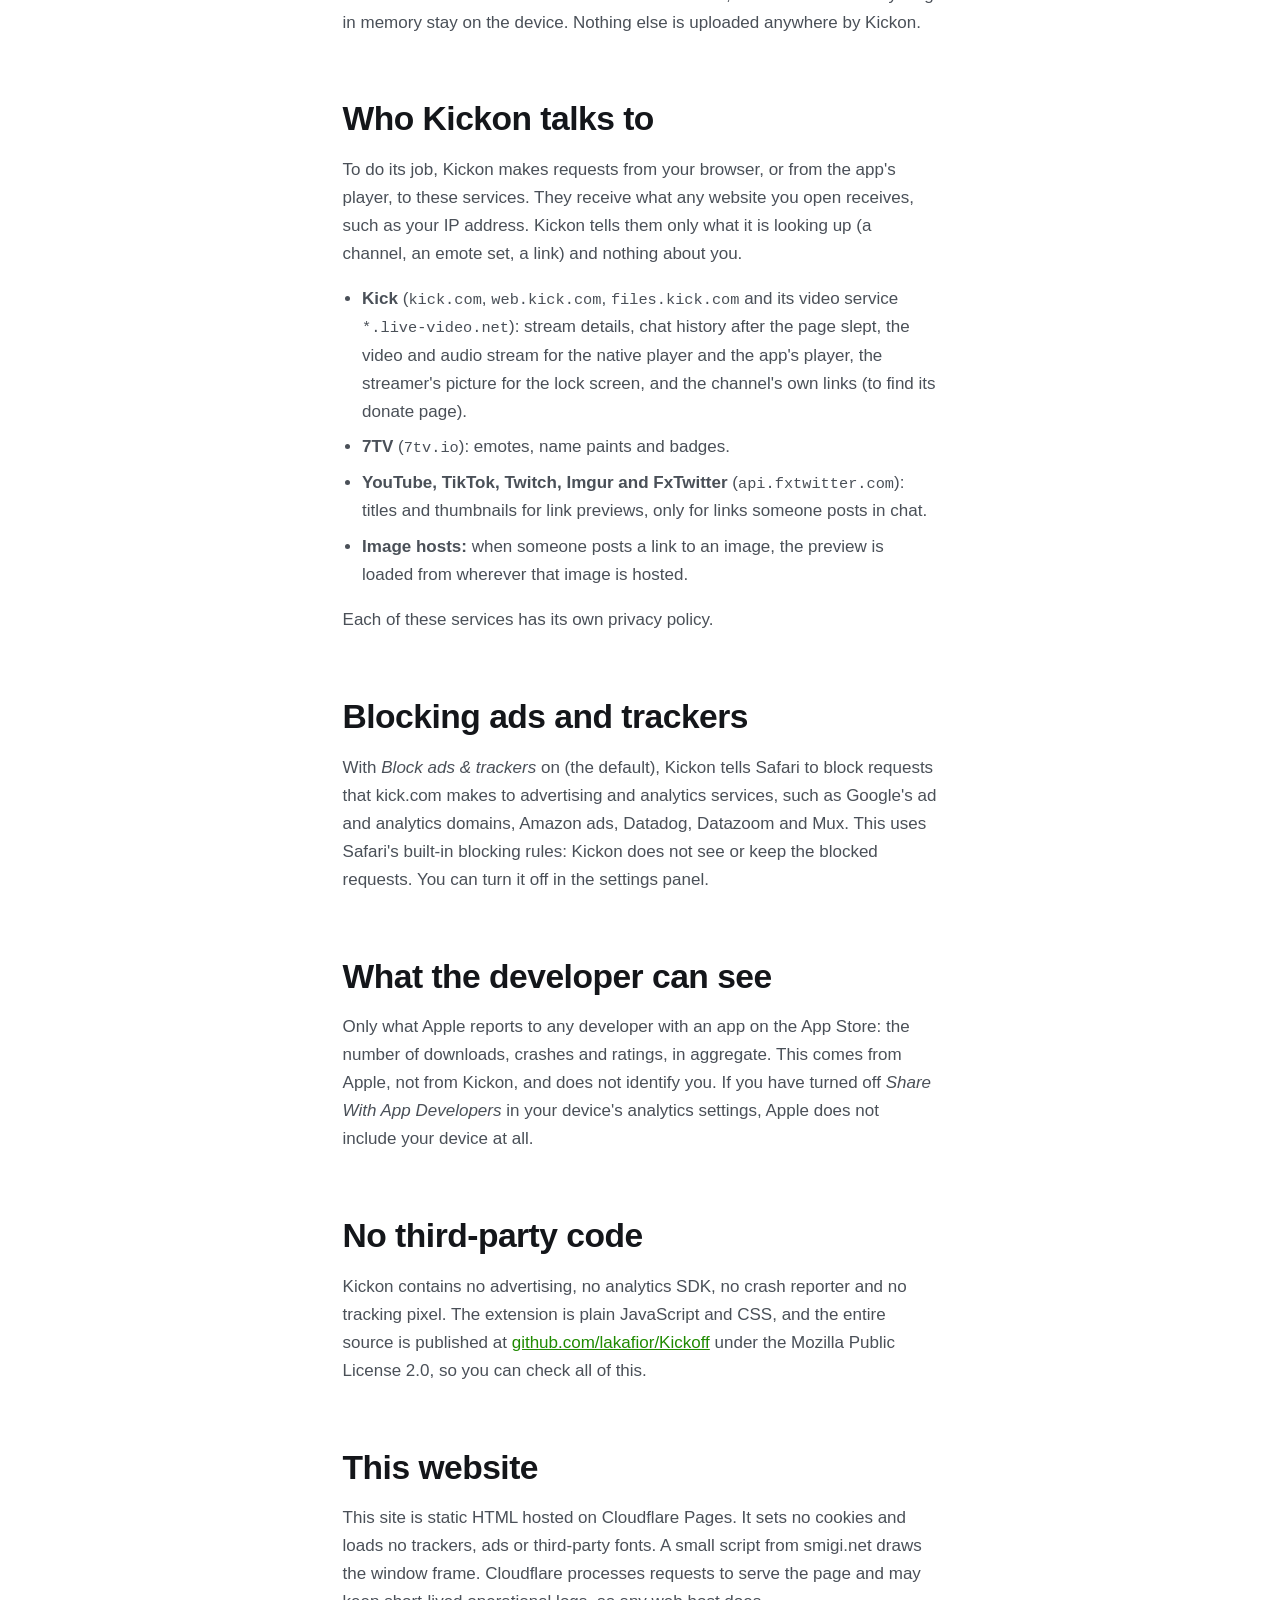
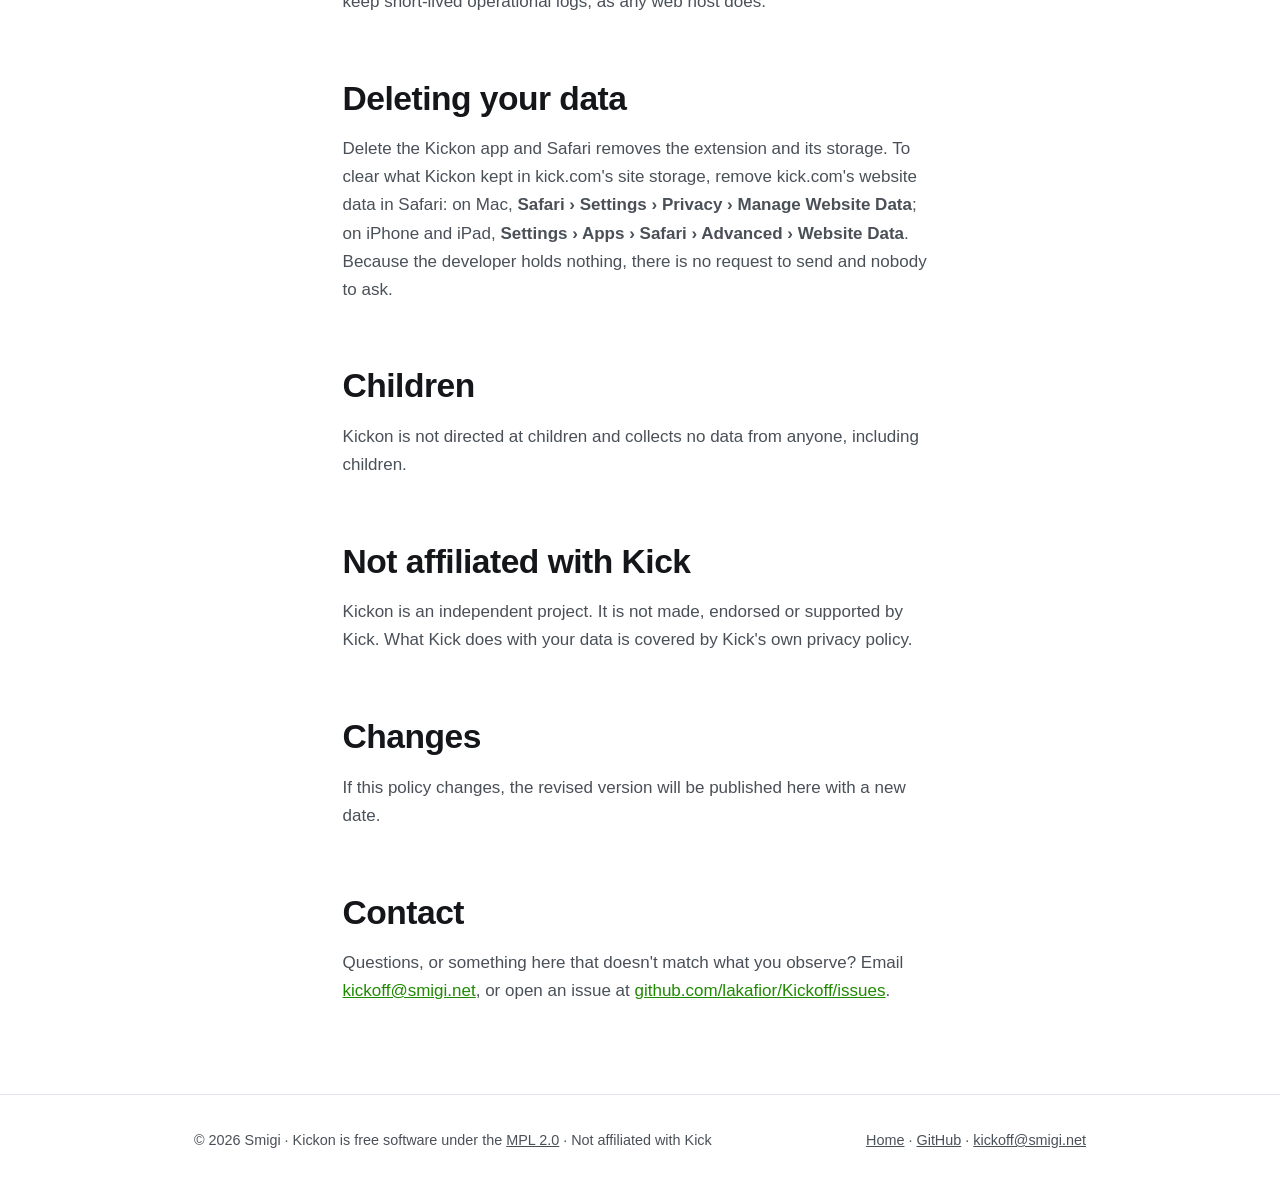
<file: website/privacy/index.html>
<!DOCTYPE html>
<html lang="en">
<!--
  This Source Code Form is subject to the terms of the Mozilla Public License,
  v. 2.0. If a copy of the MPL was not distributed with this file, You can
  obtain one at https://mozilla.org/MPL/2.0/.
-->
<head>
  <meta charset="utf-8">
  <meta name="viewport" content="width=device-width, initial-scale=1">
  <title>Privacy Policy — Kickon</title>
  <meta name="description" content="Kickon collects no personal data. It works only on kick.com, has no servers and no accounts, and keeps your settings in Safari on your device.">
  <meta name="theme-color" content="#0b0d0e">
  <link rel="canonical" href="https://kickon.smigi.net/privacy/">
  <link rel="alternate" hreflang="en" href="https://kickon.smigi.net/privacy/">
  <link rel="alternate" hreflang="pl" href="https://kickon.smigi.net/pl/privacy/">
  <link rel="alternate" hreflang="x-default" href="https://kickon.smigi.net/privacy/">
  <link rel="icon" href="../assets/icon.png" type="image/png">
  <link rel="stylesheet" href="../style.css">
</head>
<body>

<header>
  <div class="wrap">
    <a class="logo" href="/">
      <img src="../assets/icon.png" alt="" width="34" height="34">
      Kickon
    </a>
    <nav>
      <a href="/">Home</a>
      <a href="https://github.com/lakafior/Kickoff">GitHub</a>
      <a class="lang" href="/pl/privacy/" hreflang="pl" lang="pl">Polski</a>
    </nav>
  </div>
</header>

<div class="wrap prose">

  <h1>Privacy Policy</h1>
  <p class="updated">Last updated 7 October 2026. Applies to the Kickon app and Safari extension for Mac, iPhone and iPad, and to this website.</p>

  <p>
    <b>Kickon collects no personal data.</b> It has no server, no user accounts
    and no analytics. Nothing you see or type is sent to the developer, and there
    is no system anywhere that could receive it.
  </p>

  <h2>What the extension can access</h2>
  <p>
    Kickon asks Safari for access to <b>kick.com</b> only. On kick.com pages it
    reads the page, mainly the chat, so it can add its features: showing deleted
    messages, highlighting mentions, previewing links, adding emotes and so on.
    All of this happens in Safari on your device. Kickon cannot see any other
    website you visit.
  </p>
  <p>
    The Kickon app explains how to turn the extension on, and has a player for
    Kick streams, opened by <em>Player</em> in the extension's view switcher. The app
    connects to the network only while that player shows a stream, and only to
    Kick (see below). It cannot see what you do in Safari.
  </p>

  <h2>What is stored, and where</h2>
  <p>Everything Kickon keeps is stored on your device, in Safari or in the app:</p>
  <ul>
    <li>
      <b>In the extension's own storage:</b> your settings (which features are on,
      chat font and size, highlighted and hidden words, muted and highlighted
      users, donate links you set for channels), the phrases you saved, the notes you wrote about other users, and
      your mentions inbox (the latest 50 highlighted messages per channel).
    </li>
    <li>
      <b>In kick.com's site storage:</b> a cache of 7TV emotes, name paints and
      badges, which emotes you use most (for autocomplete), each channel's
      <code>!commands</code> with the bot's last answer (or the one you wrote), the player's volume,
      whether you hid the message box, and when you last saw each channel's chat
      (so missed messages can be filled in).
    </li>
    <li>
      <b>In the Kickon app:</b> the player's quality, volume and whether its
      window floats on top. Nothing about what you watch.
    </li>
    <li>
      <b>In memory only:</b> recent chat messages, so ones a moderator deletes can
      still be shown. They are gone when you close the tab.
    </li>
  </ul>
  <h2>iCloud sync</h2>
  <p>
    If you are signed in to iCloud, your settings (except text size), your
    saved phrases, your notes about users, which 7TV emotes you use most and the
    channels' learned <code>!commands</code> are also kept in <b>your own
    iCloud account</b>, using Apple's
    iCloud key-value storage, so your Mac, iPhone and iPad share them. That
    storage belongs to your Apple Account: the developer has no access to it and
    cannot read it. The mentions inbox, the caches and everything in memory stay
    on the device. Nothing else is uploaded anywhere by Kickon.
  </p>

  <h2>Who Kickon talks to</h2>
  <p>
    To do its job, Kickon makes requests from your browser, or from the app's
    player, to these services.
    They receive what any website you open receives, such as your IP address.
    Kickon tells them only what it is looking up (a channel, an emote set, a
    link) and nothing about you.
  </p>
  <ul>
    <li>
      <b>Kick</b> (<code>kick.com</code>, <code>web.kick.com</code>,
      <code>files.kick.com</code> and its video service
      <code>*.live-video.net</code>): stream details, chat history after the page
      slept, the video and audio stream for the native player and the app's
      player, the streamer's picture for the lock screen, and the channel's own
      links (to find its donate page).
    </li>
    <li>
      <b>7TV</b> (<code>7tv.io</code>): emotes, name paints and badges.
    </li>
    <li>
      <b>YouTube, TikTok, Twitch, Imgur and FxTwitter</b> (<code>api.fxtwitter.com</code>): titles and
      thumbnails for link previews, only for links someone posts in chat.
    </li>
    <li>
      <b>Image hosts:</b> when someone posts a link to an image, the preview is
      loaded from wherever that image is hosted.
    </li>
  </ul>
  <p>Each of these services has its own privacy policy.</p>

  <h2>Blocking ads and trackers</h2>
  <p>
    With <em>Block ads &amp; trackers</em> on (the default), Kickon tells Safari to
    block requests that kick.com makes to advertising and analytics services,
    such as Google's ad and analytics domains, Amazon ads, Datadog, Datazoom and
    Mux. This uses Safari's built-in blocking rules: Kickon does not see or keep
    the blocked requests. You can turn it off in the settings panel.
  </p>

  <h2>What the developer can see</h2>
  <p>
    Only what Apple reports to any developer with an app on the App Store: the
    number of downloads, crashes and ratings, in aggregate. This comes from
    Apple, not from Kickon, and does not identify you. If you have turned off
    <em>Share With App Developers</em> in your device's analytics settings,
    Apple does not include your device at all.
  </p>

  <h2>No third-party code</h2>
  <p>
    Kickon contains no advertising, no analytics SDK, no crash reporter and no
    tracking pixel. The extension is plain JavaScript and CSS, and the entire
    source is published at
    <a href="https://github.com/lakafior/Kickoff">github.com/lakafior/Kickoff</a>
    under the Mozilla Public License 2.0, so you can check all of this.
  </p>

  <h2>This website</h2>
  <p>
    This site is static HTML hosted on Cloudflare Pages. It sets no cookies and
    loads no trackers, ads or third-party fonts. A small script from smigi.net
    draws the window frame. Cloudflare processes requests to serve the page and
    may keep short-lived operational logs, as any web host does.
  </p>

  <h2>Deleting your data</h2>
  <p>
    Delete the Kickon app and Safari removes the extension and its storage. To
    clear what Kickon kept in kick.com's site storage, remove kick.com's
    website data in Safari: on Mac, <b>Safari › Settings › Privacy › Manage
    Website Data</b>; on iPhone and iPad, <b>Settings › Apps › Safari › Advanced ›
    Website Data</b>. Because the developer holds nothing, there is no request
    to send and nobody to ask.
  </p>

  <h2>Children</h2>
  <p>
    Kickon is not directed at children and collects no data from anyone,
    including children.
  </p>

  <h2>Not affiliated with Kick</h2>
  <p>
    Kickon is an independent project. It is not made, endorsed or supported by
    Kick. What Kick does with your data is covered by Kick's own privacy policy.
  </p>

  <h2>Changes</h2>
  <p>
    If this policy changes, the revised version will be published here with a
    new date.
  </p>

  <h2>Contact</h2>
  <p>
    Questions, or something here that doesn't match what you observe? Email
    <a href="mailto:kickoff@smigi.net">kickoff@smigi.net</a>, or open an issue at
    <a href="https://github.com/lakafior/Kickoff/issues">github.com/lakafior/Kickoff/issues</a>.
  </p>

</div>

<footer>
  <div class="wrap">
    <span>© 2026 Smigi · Kickon is free software under the
      <a href="https://github.com/lakafior/Kickoff/blob/main/LICENSE">MPL 2.0</a> ·
      Not affiliated with Kick</span>
    <span><a href="/">Home</a> · <a href="https://github.com/lakafior/Kickoff">GitHub</a> ·
      <a href="mailto:kickoff@smigi.net">kickoff@smigi.net</a></span>
  </div>
</footer>

<!-- smigi.net window chrome: traffic lights + minimize-to-dock.
     Loads from localhost during development, smigi.net in production. -->
<script>
  (function () {
    var local = location.hostname === "localhost" || location.hostname === "127.0.0.1";
    var s = document.createElement("script");
    s.src = (local ? "" : "https://smigi.net") + "/os/chrome.js";
    s.dataset.app = "kickoff";
    s.dataset.title = "Kickon — Privacy Policy";
    document.head.appendChild(s);
  })();
</script>

</body>
</html>
</file>
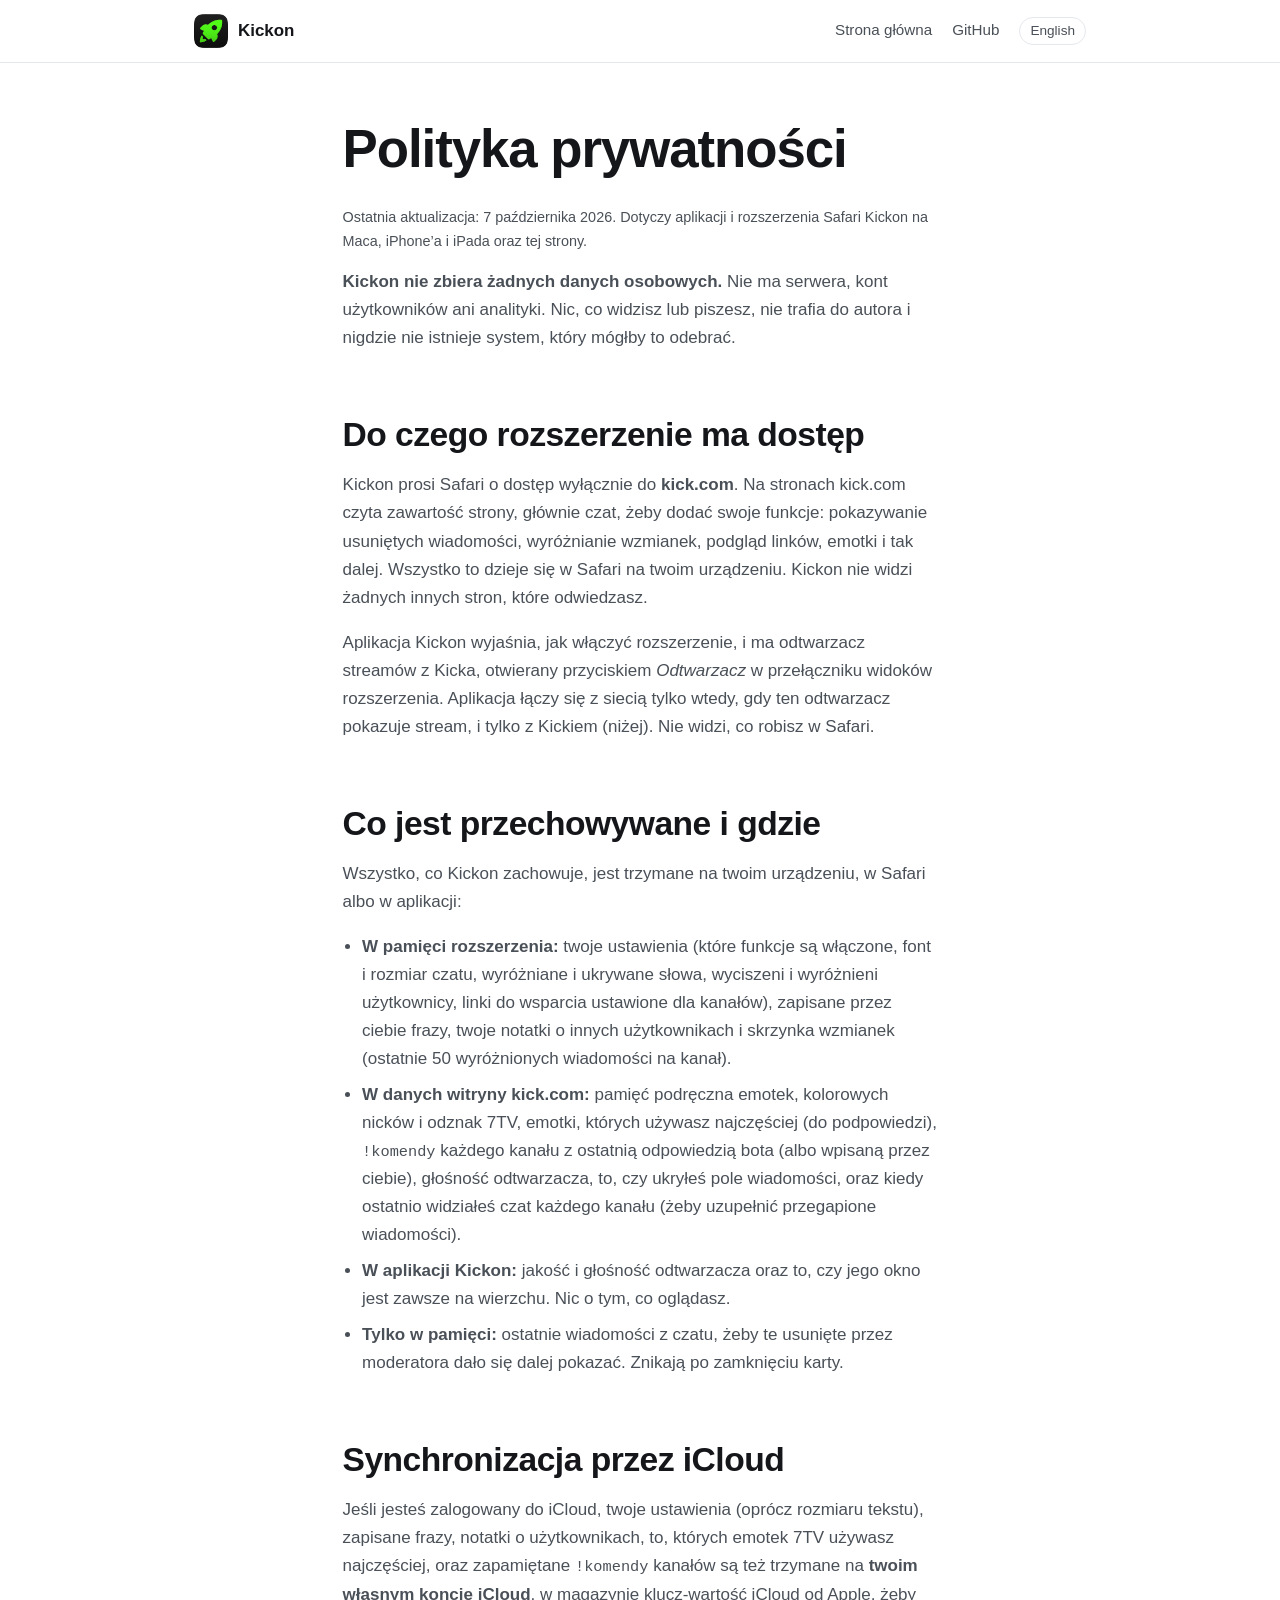
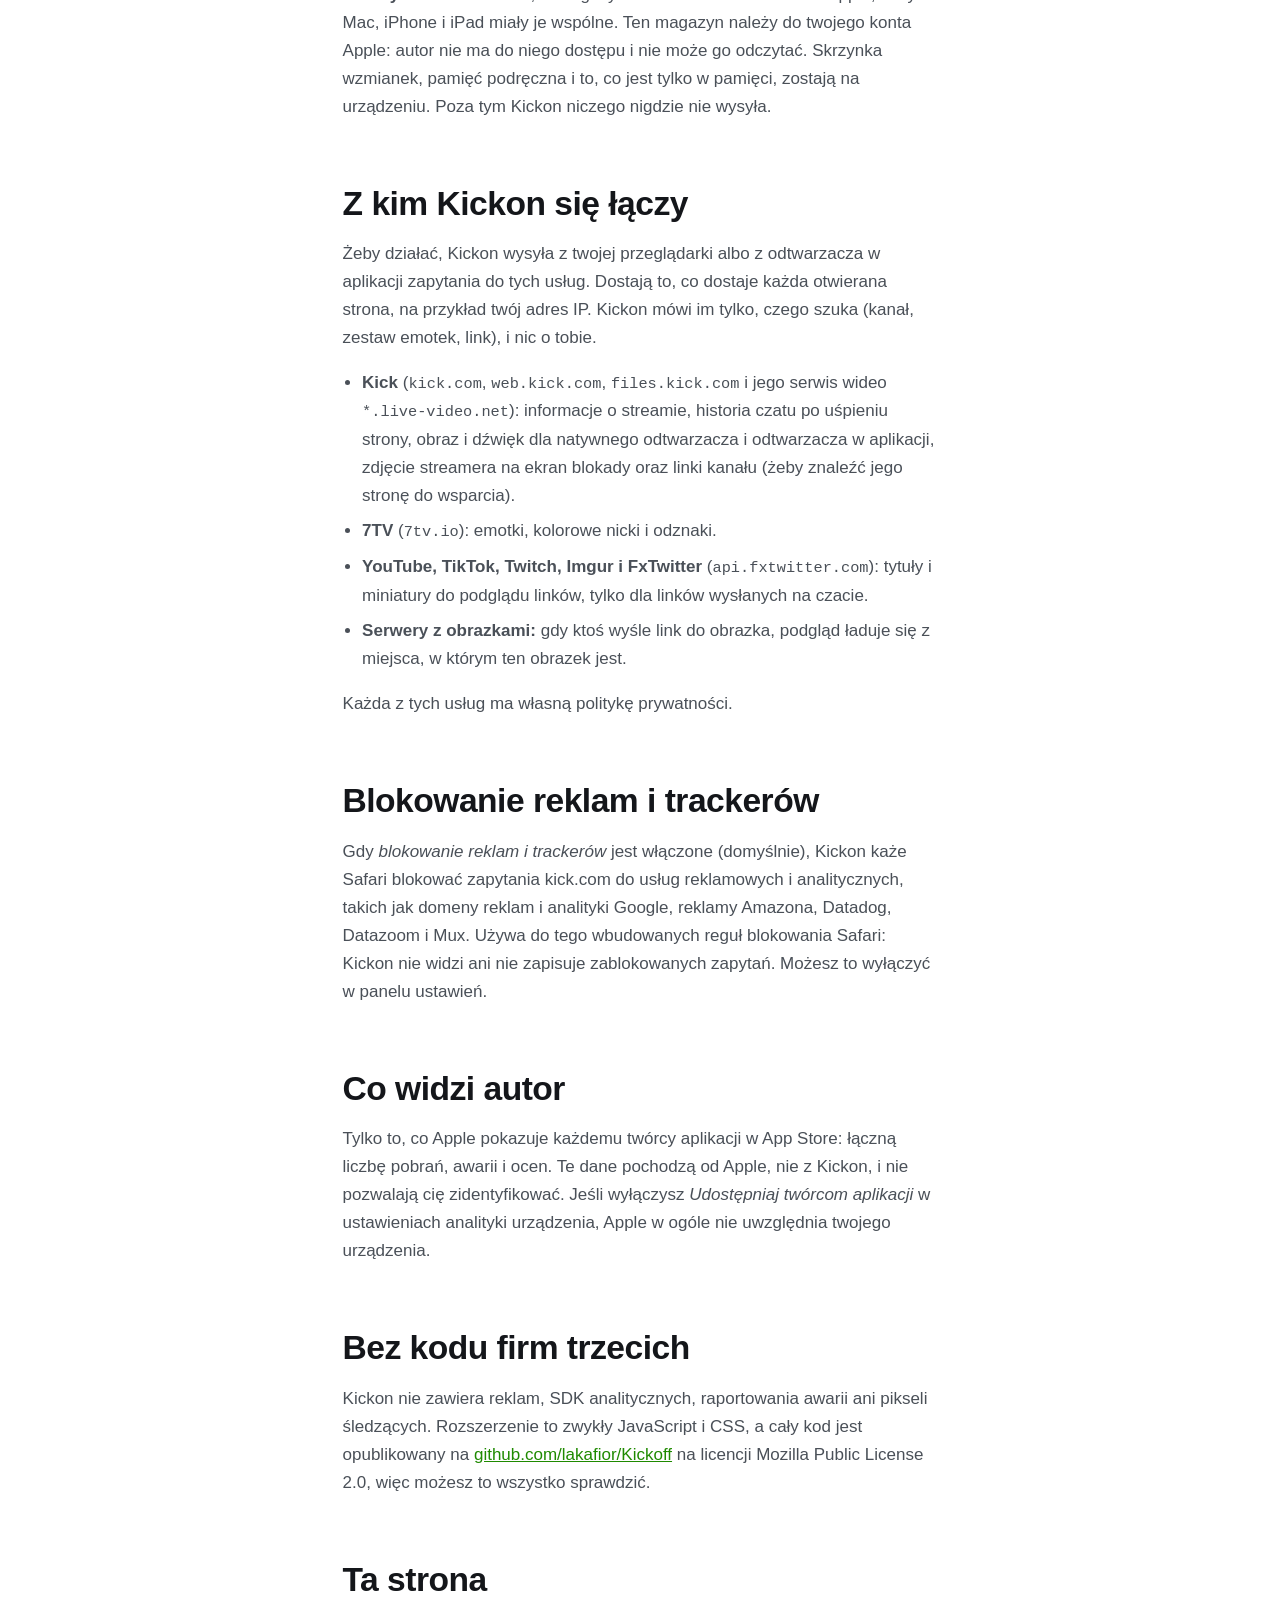
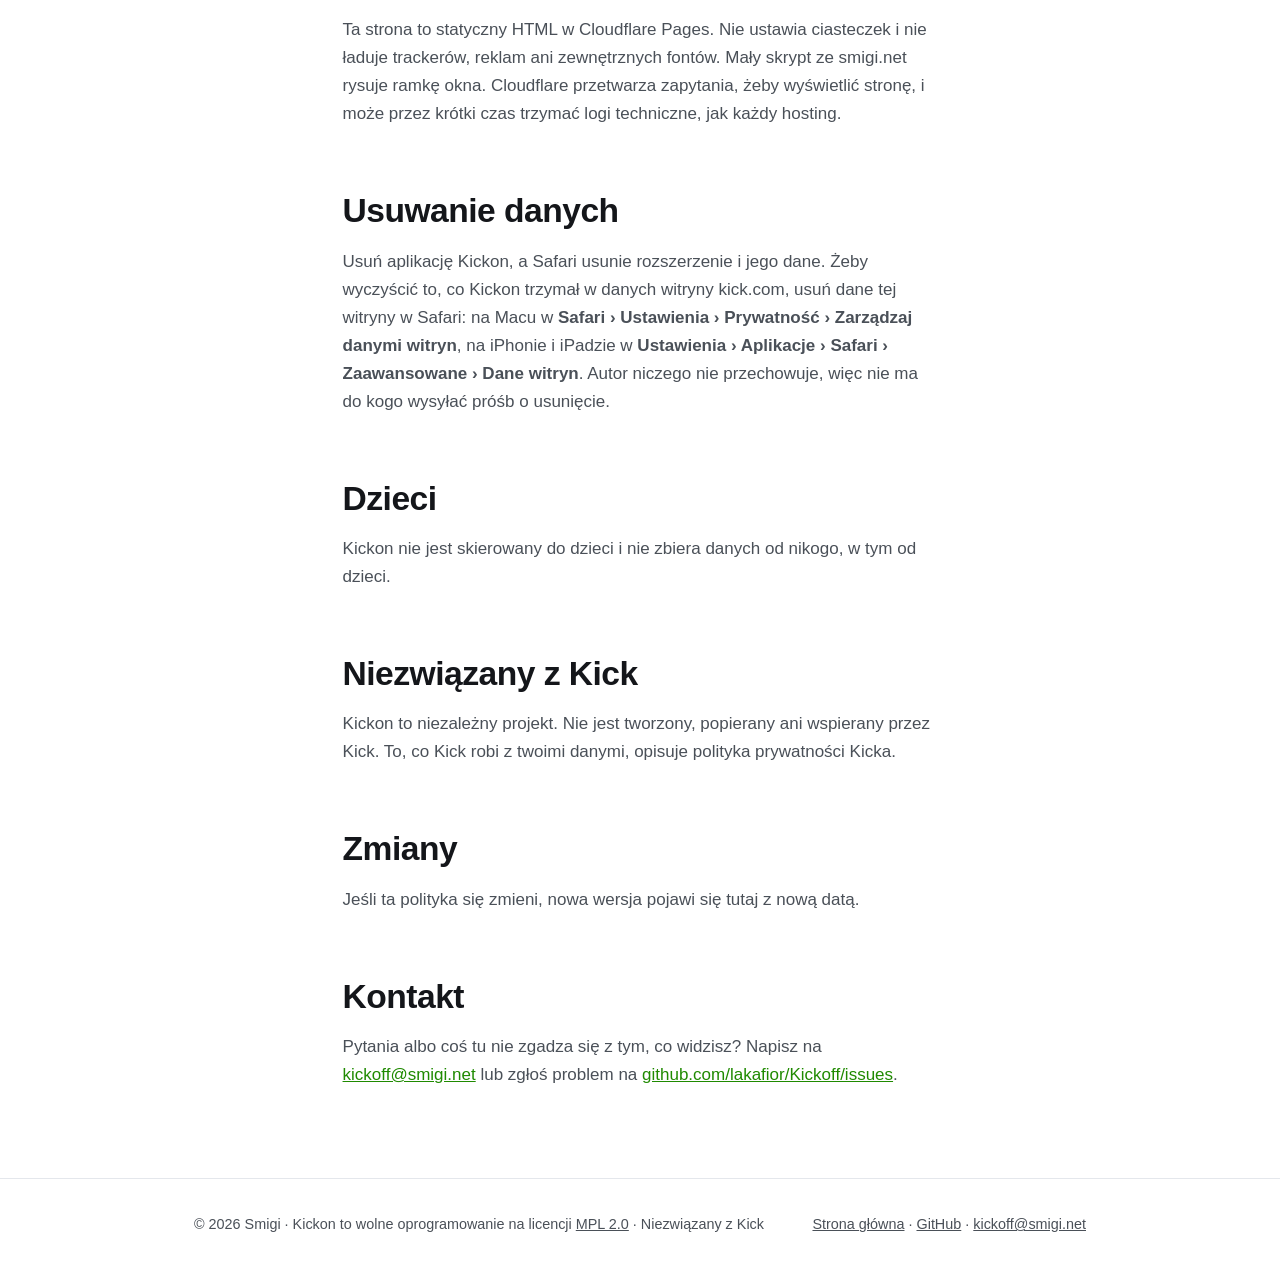
<file: website/pl/privacy/index.html>
<!DOCTYPE html>
<html lang="pl">
<!--
  This Source Code Form is subject to the terms of the Mozilla Public License,
  v. 2.0. If a copy of the MPL was not distributed with this file, You can
  obtain one at https://mozilla.org/MPL/2.0/.
-->
<head>
  <meta charset="utf-8">
  <meta name="viewport" content="width=device-width, initial-scale=1">
  <title>Polityka prywatności — Kickon</title>
  <meta name="description" content="Kickon nie zbiera żadnych danych osobowych. Działa tylko na kick.com, nie ma serwerów ani kont, a ustawienia trzyma w Safari na twoim urządzeniu.">
  <meta name="theme-color" content="#0b0d0e">
  <link rel="canonical" href="https://kickon.smigi.net/pl/privacy/">
  <link rel="alternate" hreflang="en" href="https://kickon.smigi.net/privacy/">
  <link rel="alternate" hreflang="pl" href="https://kickon.smigi.net/pl/privacy/">
  <link rel="alternate" hreflang="x-default" href="https://kickon.smigi.net/privacy/">
  <link rel="icon" href="../../assets/icon.png" type="image/png">
  <link rel="stylesheet" href="../../style.css">
</head>
<body>

<header>
  <div class="wrap">
    <a class="logo" href="/pl/">
      <img src="../../assets/icon.png" alt="" width="34" height="34">
      Kickon
    </a>
    <nav>
      <a href="/pl/">Strona główna</a>
      <a href="https://github.com/lakafior/Kickoff">GitHub</a>
      <a class="lang" href="/privacy/" hreflang="en" lang="en">English</a>
    </nav>
  </div>
</header>

<div class="wrap prose">

  <h1>Polityka prywatności</h1>
  <p class="updated">Ostatnia aktualizacja: 7 października 2026. Dotyczy aplikacji i rozszerzenia Safari Kickon na Maca, iPhone’a i iPada oraz tej strony.</p>

  <p>
    <b>Kickon nie zbiera żadnych danych osobowych.</b> Nie ma serwera, kont
    użytkowników ani analityki. Nic, co widzisz lub piszesz, nie trafia do
    autora i nigdzie nie istnieje system, który mógłby to odebrać.
  </p>

  <h2>Do czego rozszerzenie ma dostęp</h2>
  <p>
    Kickon prosi Safari o dostęp wyłącznie do <b>kick.com</b>. Na stronach
    kick.com czyta zawartość strony, głównie czat, żeby dodać swoje funkcje:
    pokazywanie usuniętych wiadomości, wyróżnianie wzmianek, podgląd linków,
    emotki i tak dalej. Wszystko to dzieje się w Safari na twoim urządzeniu.
    Kickon nie widzi żadnych innych stron, które odwiedzasz.
  </p>
  <p>
    Aplikacja Kickon wyjaśnia, jak włączyć rozszerzenie, i ma odtwarzacz
    streamów z Kicka, otwierany przyciskiem <em>Odtwarzacz</em> w przełączniku widoków rozszerzenia.
    Aplikacja łączy się z siecią tylko wtedy, gdy ten odtwarzacz pokazuje stream,
    i tylko z Kickiem (niżej). Nie widzi, co robisz w Safari.
  </p>

  <h2>Co jest przechowywane i gdzie</h2>
  <p>Wszystko, co Kickon zachowuje, jest trzymane na twoim urządzeniu, w Safari albo w aplikacji:</p>
  <ul>
    <li>
      <b>W pamięci rozszerzenia:</b> twoje ustawienia (które funkcje są włączone,
      font i rozmiar czatu, wyróżniane i ukrywane słowa, wyciszeni i wyróżnieni
      użytkownicy, linki do wsparcia ustawione dla kanałów), zapisane przez ciebie frazy, twoje notatki o innych
      użytkownikach i skrzynka wzmianek (ostatnie 50 wyróżnionych wiadomości na
      kanał).
    </li>
    <li>
      <b>W danych witryny kick.com:</b> pamięć podręczna emotek, kolorowych nicków
      i odznak 7TV, emotki, których używasz najczęściej (do podpowiedzi),
      <code>!komendy</code> każdego kanału z ostatnią odpowiedzią bota (albo wpisaną przez ciebie),
      głośność odtwarzacza, to, czy ukryłeś pole wiadomości, oraz kiedy ostatnio
      widziałeś czat każdego kanału (żeby uzupełnić przegapione wiadomości).
    </li>
    <li>
      <b>W aplikacji Kickon:</b> jakość i głośność odtwarzacza oraz to, czy jego
      okno jest zawsze na wierzchu. Nic o tym, co oglądasz.
    </li>
    <li>
      <b>Tylko w pamięci:</b> ostatnie wiadomości z czatu, żeby te usunięte przez
      moderatora dało się dalej pokazać. Znikają po zamknięciu karty.
    </li>
  </ul>
  <h2>Synchronizacja przez iCloud</h2>
  <p>
    Jeśli jesteś zalogowany do iCloud, twoje ustawienia (oprócz rozmiaru tekstu),
    zapisane frazy, notatki o użytkownikach, to, których emotek 7TV używasz
    najczęściej, oraz zapamiętane <code>!komendy</code> kanałów są też trzymane
    na <b>twoim własnym koncie iCloud</b>, w
    magazynie klucz-wartość iCloud od Apple, żeby Mac, iPhone i iPad miały je
    wspólne. Ten magazyn należy do twojego konta Apple: autor nie ma do niego
    dostępu i nie może go odczytać. Skrzynka wzmianek, pamięć podręczna i to, co
    jest tylko w pamięci, zostają na urządzeniu. Poza tym Kickon niczego nigdzie
    nie wysyła.
  </p>

  <h2>Z kim Kickon się łączy</h2>
  <p>
    Żeby działać, Kickon wysyła z twojej przeglądarki albo z odtwarzacza w
    aplikacji zapytania do tych usług.
    Dostają to, co dostaje każda otwierana strona, na przykład twój adres IP.
    Kickon mówi im tylko, czego szuka (kanał, zestaw emotek, link), i nic o
    tobie.
  </p>
  <ul>
    <li>
      <b>Kick</b> (<code>kick.com</code>, <code>web.kick.com</code>,
      <code>files.kick.com</code> i jego serwis wideo
      <code>*.live-video.net</code>): informacje o streamie, historia czatu po
      uśpieniu strony, obraz i dźwięk dla natywnego odtwarzacza i odtwarzacza w
      aplikacji, zdjęcie streamera na ekran blokady oraz linki kanału (żeby
      znaleźć jego stronę do wsparcia).
    </li>
    <li>
      <b>7TV</b> (<code>7tv.io</code>): emotki, kolorowe nicki i odznaki.
    </li>
    <li>
      <b>YouTube, TikTok, Twitch, Imgur i FxTwitter</b> (<code>api.fxtwitter.com</code>): tytuły i
      miniatury do podglądu linków, tylko dla linków wysłanych na czacie.
    </li>
    <li>
      <b>Serwery z obrazkami:</b> gdy ktoś wyśle link do obrazka, podgląd ładuje
      się z miejsca, w którym ten obrazek jest.
    </li>
  </ul>
  <p>Każda z tych usług ma własną politykę prywatności.</p>

  <h2>Blokowanie reklam i trackerów</h2>
  <p>
    Gdy <em>blokowanie reklam i trackerów</em> jest włączone (domyślnie), Kickon
    każe Safari blokować zapytania kick.com do usług reklamowych i
    analitycznych, takich jak domeny reklam i analityki Google, reklamy Amazona,
    Datadog, Datazoom i Mux. Używa do tego wbudowanych reguł blokowania Safari:
    Kickon nie widzi ani nie zapisuje zablokowanych zapytań. Możesz to wyłączyć
    w panelu ustawień.
  </p>

  <h2>Co widzi autor</h2>
  <p>
    Tylko to, co Apple pokazuje każdemu twórcy aplikacji w App Store: łączną
    liczbę pobrań, awarii i ocen. Te dane pochodzą od Apple, nie z Kickon, i
    nie pozwalają cię zidentyfikować. Jeśli wyłączysz <em>Udostępniaj twórcom
    aplikacji</em> w ustawieniach analityki urządzenia, Apple w ogóle nie
    uwzględnia twojego urządzenia.
  </p>

  <h2>Bez kodu firm trzecich</h2>
  <p>
    Kickon nie zawiera reklam, SDK analitycznych, raportowania awarii ani
    pikseli śledzących. Rozszerzenie to zwykły JavaScript i CSS, a cały kod jest
    opublikowany na
    <a href="https://github.com/lakafior/Kickoff">github.com/lakafior/Kickoff</a>
    na licencji Mozilla Public License 2.0, więc możesz to wszystko sprawdzić.
  </p>

  <h2>Ta strona</h2>
  <p>
    Ta strona to statyczny HTML w Cloudflare Pages. Nie ustawia ciasteczek i nie
    ładuje trackerów, reklam ani zewnętrznych fontów. Mały skrypt ze smigi.net
    rysuje ramkę okna. Cloudflare przetwarza zapytania, żeby wyświetlić stronę,
    i może przez krótki czas trzymać logi techniczne, jak każdy hosting.
  </p>

  <h2>Usuwanie danych</h2>
  <p>
    Usuń aplikację Kickon, a Safari usunie rozszerzenie i jego dane. Żeby
    wyczyścić to, co Kickon trzymał w danych witryny kick.com, usuń dane tej
    witryny w Safari: na Macu w <b>Safari › Ustawienia › Prywatność › Zarządzaj
    danymi witryn</b>, na iPhonie i iPadzie w <b>Ustawienia › Aplikacje › Safari ›
    Zaawansowane › Dane witryn</b>. Autor niczego nie przechowuje, więc nie ma
    do kogo wysyłać próśb o usunięcie.
  </p>

  <h2>Dzieci</h2>
  <p>
    Kickon nie jest skierowany do dzieci i nie zbiera danych od nikogo, w tym
    od dzieci.
  </p>

  <h2>Niezwiązany z Kick</h2>
  <p>
    Kickon to niezależny projekt. Nie jest tworzony, popierany ani wspierany
    przez Kick. To, co Kick robi z twoimi danymi, opisuje polityka prywatności
    Kicka.
  </p>

  <h2>Zmiany</h2>
  <p>
    Jeśli ta polityka się zmieni, nowa wersja pojawi się tutaj z nową datą.
  </p>

  <h2>Kontakt</h2>
  <p>
    Pytania albo coś tu nie zgadza się z tym, co widzisz? Napisz na
    <a href="mailto:kickoff@smigi.net">kickoff@smigi.net</a> lub zgłoś problem na
    <a href="https://github.com/lakafior/Kickoff/issues">github.com/lakafior/Kickoff/issues</a>.
  </p>

</div>

<footer>
  <div class="wrap">
    <span>© 2026 Smigi · Kickon to wolne oprogramowanie na licencji
      <a href="https://github.com/lakafior/Kickoff/blob/main/LICENSE">MPL 2.0</a> ·
      Niezwiązany z Kick</span>
    <span><a href="/pl/">Strona główna</a> · <a href="https://github.com/lakafior/Kickoff">GitHub</a> ·
      <a href="mailto:kickoff@smigi.net">kickoff@smigi.net</a></span>
  </div>
</footer>

<!-- smigi.net window chrome: traffic lights + minimize-to-dock.
     Loads from localhost during development, smigi.net in production. -->
<script>
  (function () {
    var local = location.hostname === "localhost" || location.hostname === "127.0.0.1";
    var s = document.createElement("script");
    s.src = (local ? "" : "https://smigi.net") + "/os/chrome.js";
    s.dataset.app = "kickoff";
    s.dataset.title = "Kickon — Polityka prywatności";
    document.head.appendChild(s);
  })();
</script>

</body>
</html>
</file>
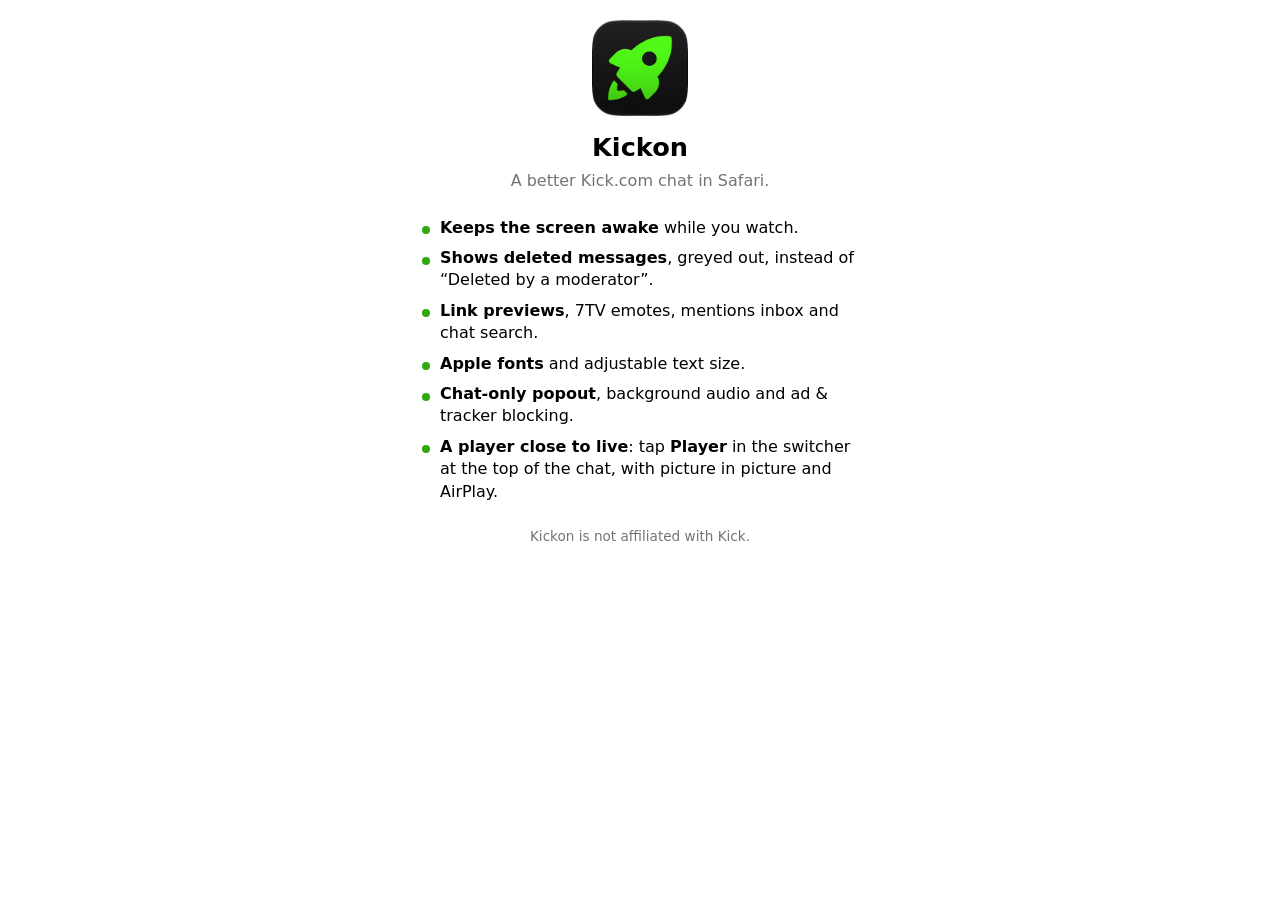
<file: Shared (App)/Resources/Base.lproj/Main.html>
<!DOCTYPE html>
<html lang="en">
<head>
    <meta http-equiv="Content-Type" content="text/html; charset=utf-8">
    <meta http-equiv="Content-Security-Policy" content="default-src 'self'">

    <meta name="viewport" content="width=device-width, initial-scale=1, user-scalable=no, viewport-fit=cover">

    <link rel="stylesheet" href="../Style.css">
    <script src="../Script.js" defer></script>
</head>
<body>
    <header>
        <img src="../Icon.png" width="96" height="96" alt="">
        <h1>Kickon</h1>
        <p class="tagline">A better Kick.com chat in Safari.</p>
    </header>

    <ul class="features">
        <li><strong>Keeps the screen awake</strong> while you watch.</li>
        <li><strong>Shows deleted messages</strong>, greyed out, instead of “Deleted by a moderator”.</li>
        <li><strong>Link previews</strong>, 7TV emotes, mentions inbox and chat search.</li>
        <li><strong>Apple fonts</strong> and adjustable text size.</li>
        <li><strong>Chat-only popout</strong>, background audio and ad &amp; tracker blocking.</li>
        <li><strong>A player close to live</strong>: tap <strong>Player</strong> in the switcher at the top of the chat, with picture in picture and AirPlay.</li>
    </ul>

    <section class="setup platform-ios">
        <h2>Turn it on</h2>
        <ol>
            <li>Open <strong>Settings › Apps › Safari › Extensions</strong>.<br><span class="note">On iOS 17: Settings › Safari › Extensions.</span></li>
            <li>Tap <strong>Kickon</strong>, turn it on and set <strong>kick.com</strong> to <strong>Allow</strong>.</li>
            <li>Open a stream on kick.com and tap the <strong>rocket</strong> at the top of the chat for settings.</li>
        </ol>
    </section>

    <section class="setup platform-mac">
        <h2>Turn it on</h2>
        <p class="platform-mac status state-unknown" data-settings="You can turn on Kickon’s extension in the Extensions section of Safari Settings.">You can turn on Kickon’s extension in Safari Extensions preferences.</p>
        <p class="platform-mac status state-on" data-settings="Kickon’s extension is currently on. You can turn it off in the Extensions section of Safari Settings.">Kickon’s extension is currently on. You can turn it off in Safari Extensions preferences.</p>
        <p class="platform-mac status state-off" data-settings="Kickon’s extension is currently off. You can turn it on in the Extensions section of Safari Settings.">Kickon’s extension is currently off. You can turn it on in Safari Extensions preferences.</p>
        <ol>
            <li>Turn on <strong>Kickon</strong> in Safari’s Extensions settings.</li>
            <li>On kick.com, click the <strong>Kickon</strong> toolbar button and choose <strong>Always Allow on This Website</strong>.</li>
            <li>Click the <strong>rocket</strong> at the top of the chat for settings.</li>
        </ol>
        <button class="platform-mac open-preferences" data-settings="Quit and Open Safari Settings…">Quit and Open Safari Extensions Preferences…</button>
    </section>

    <footer>Kickon is not affiliated with Kick.</footer>
</body>
</html>
</file>
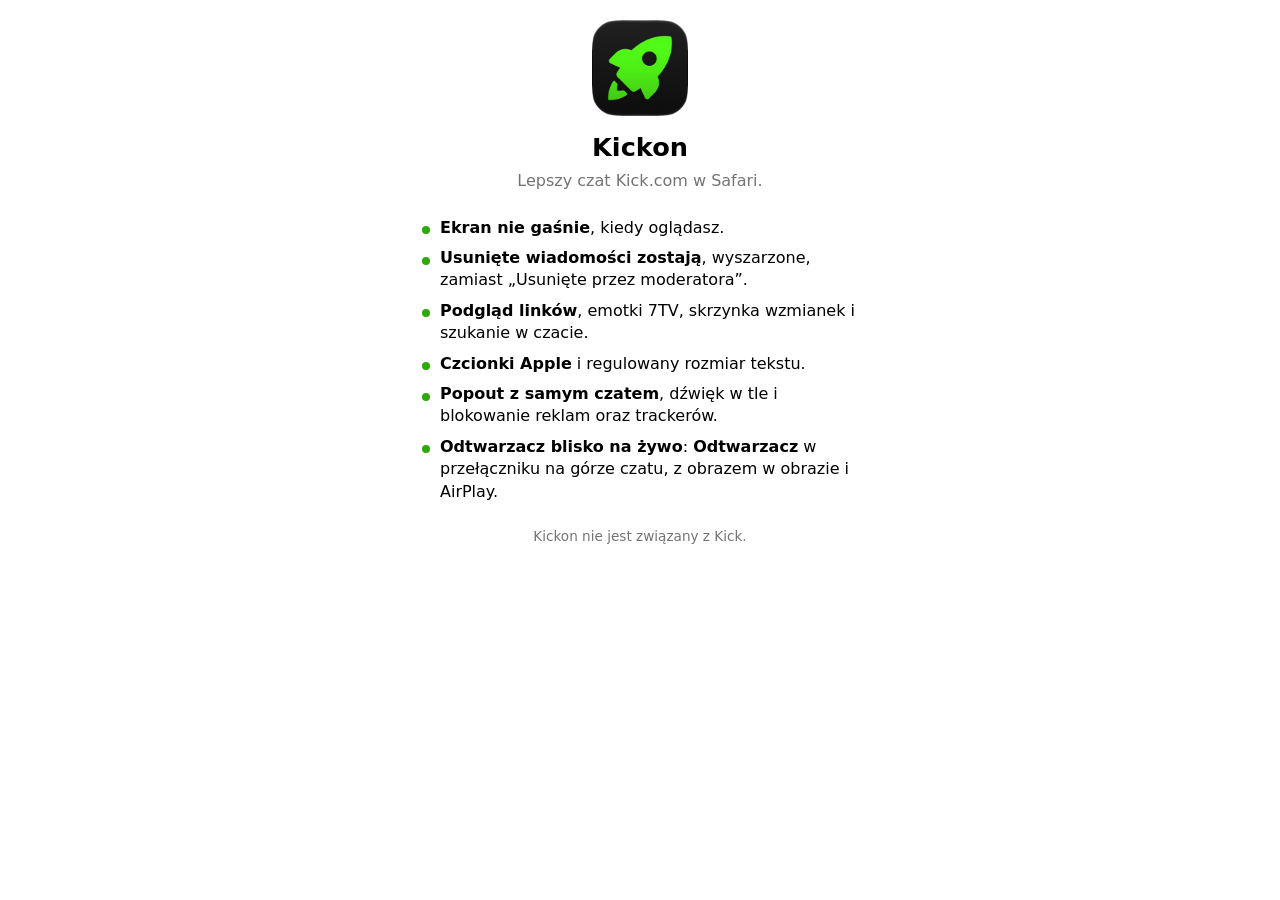
<file: Shared (App)/Resources/pl.lproj/Main.html>
<!DOCTYPE html>
<html lang="pl">
<head>
    <meta http-equiv="Content-Type" content="text/html; charset=utf-8">
    <meta http-equiv="Content-Security-Policy" content="default-src 'self'">

    <meta name="viewport" content="width=device-width, initial-scale=1, user-scalable=no, viewport-fit=cover">

    <link rel="stylesheet" href="../Style.css">
    <script src="../Script.js" defer></script>
</head>
<body>
    <header>
        <img src="../Icon.png" width="96" height="96" alt="">
        <h1>Kickon</h1>
        <p class="tagline">Lepszy czat Kick.com w Safari.</p>
    </header>

    <ul class="features">
        <li><strong>Ekran nie gaśnie</strong>, kiedy oglądasz.</li>
        <li><strong>Usunięte wiadomości zostają</strong>, wyszarzone, zamiast „Usunięte przez moderatora”.</li>
        <li><strong>Podgląd linków</strong>, emotki 7TV, skrzynka wzmianek i szukanie w czacie.</li>
        <li><strong>Czcionki Apple</strong> i regulowany rozmiar tekstu.</li>
        <li><strong>Popout z samym czatem</strong>, dźwięk w tle i blokowanie reklam oraz trackerów.</li>
        <li><strong>Odtwarzacz blisko na żywo</strong>: <strong>Odtwarzacz</strong> w przełączniku na górze czatu, z obrazem w obrazie i AirPlay.</li>
    </ul>

    <section class="setup platform-ios">
        <h2>Włącz rozszerzenie</h2>
        <ol>
            <li>Otwórz <strong>Ustawienia › Aplikacje › Safari › Rozszerzenia</strong>.<br><span class="note">W iOS 17: Ustawienia › Safari › Rozszerzenia.</span></li>
            <li>Stuknij <strong>Kickon</strong>, włącz go i ustaw <strong>kick.com</strong> na <strong>Pozwalaj</strong>.</li>
            <li>Otwórz stream na kick.com i stuknij <strong>rakietę</strong> na górze czatu, żeby zmienić ustawienia.</li>
        </ol>
    </section>

    <section class="setup platform-mac">
        <h2>Włącz rozszerzenie</h2>
        <p class="platform-mac status state-unknown" data-settings="Możesz włączyć rozszerzenie Kickon w sekcji Rozszerzenia w ustawieniach Safari.">Możesz włączyć rozszerzenie Kickon w preferencjach rozszerzeń Safari.</p>
        <p class="platform-mac status state-on" data-settings="Rozszerzenie Kickon jest włączone. Możesz je wyłączyć w sekcji Rozszerzenia w ustawieniach Safari.">Rozszerzenie Kickon jest włączone. Możesz je wyłączyć w preferencjach rozszerzeń Safari.</p>
        <p class="platform-mac status state-off" data-settings="Rozszerzenie Kickon jest wyłączone. Możesz je włączyć w sekcji Rozszerzenia w ustawieniach Safari.">Rozszerzenie Kickon jest wyłączone. Możesz je włączyć w preferencjach rozszerzeń Safari.</p>
        <ol>
            <li>Włącz <strong>Kickon</strong> w ustawieniach rozszerzeń Safari.</li>
            <li>Na kick.com kliknij przycisk <strong>Kickon</strong> na pasku narzędzi i wybierz <strong>Zawsze pozwalaj na tej witrynie</strong>.</li>
            <li>Kliknij <strong>rakietę</strong> na górze czatu, żeby zmienić ustawienia.</li>
        </ol>
        <button class="platform-mac open-preferences" data-settings="Zakończ i otwórz ustawienia Safari…">Zakończ i otwórz preferencje rozszerzeń Safari…</button>
    </section>

    <footer>Kickon nie jest związany z Kick.</footer>
</body>
</html>
</file>
<file: website/style.css>
/* This Source Code Form is subject to the terms of the Mozilla Public License,
   v. 2.0. If a copy of the MPL was not distributed with this file, You can
   obtain one at https://mozilla.org/MPL/2.0/. */

/* No framework, no build step, no JavaScript of our own. Same shape as
   dutch.smigi.net, in Kickon's colours: Kick green on near-black. */

:root {
  --green: #53fc18;  /* the app icon's rocket */
  --green-ink: #1f8a00; /* green text that reads on white */
  --ink: #14161a;
  --body: #4a5058;
  --line: #e4e7ec;
  --bg: #ffffff;
  --panel: #f6f8fa;
  --radius: 14px;
  --wrap: 940px;
}

@media (prefers-color-scheme: dark) {
  :root {
    --green-ink: var(--green);
    --ink: #f2f4f7;
    --body: #a8b0ba;
    --line: #262a31;
    --bg: #0b0d0e;
    --panel: #141719;
  }
}

* { box-sizing: border-box; }

html { -webkit-text-size-adjust: 100%; }

body {
  margin: 0;
  background: var(--bg);
  color: var(--body);
  font: 17px/1.65 -apple-system, BlinkMacSystemFont, "Segoe UI", Roboto,
        "Helvetica Neue", Arial, sans-serif;
  text-rendering: optimizeLegibility;
}

.wrap {
  width: 100%;
  max-width: var(--wrap);
  margin: 0 auto;
  padding: 0 24px;
}

h1, h2, h3 { color: var(--ink); line-height: 1.15; margin: 0 0 .5em; }
h1 { font-size: clamp(2.1rem, 6vw, 3.3rem); letter-spacing: -.02em; font-weight: 700; }
h2 { font-size: clamp(1.5rem, 3.6vw, 2.1rem); letter-spacing: -.015em; font-weight: 650; }
h3 { font-size: 1.06rem; font-weight: 650; }
p { margin: 0 0 1em; }
a { color: var(--green-ink); }

/* ---- header ---- */

header {
  border-bottom: 1px solid var(--line);
  position: sticky;
  top: var(--mw-bar-h, 0px); /* clears the smigi.net titlebar when present */
  background: color-mix(in srgb, var(--bg) 88%, transparent);
  backdrop-filter: saturate(160%) blur(12px);
  z-index: 10;
}

/* In windowed mode the page scrolls inside the frame, so stick to its top */
html.mw-windowed header { top: 0; }
header .wrap {
  display: flex;
  align-items: center;
  justify-content: space-between;
  gap: 16px;
  min-height: 62px;
  flex-wrap: wrap;
}
.logo {
  display: inline-flex;
  align-items: center;
  gap: 10px;
  font-weight: 650;
  color: var(--ink);
  text-decoration: none;
  font-size: 1.06rem;
}
.logo img { border-radius: 8px; display: block; }
nav { display: flex; gap: 20px; flex-wrap: wrap; }
nav a { color: var(--body); text-decoration: none; font-size: .95rem; }
nav a:hover { color: var(--ink); }

/* The language switch: set apart from the section links, as on Dutch's site. */
nav a.lang {
  padding: 2px 10px;
  border: 1px solid var(--line);
  border-radius: 999px;
  font-size: .85rem;
}

/* ---- hero ---- */

.hero { padding: 76px 0 40px; }
.hero .wrap {
  display: grid;
  grid-template-columns: 1.15fr .85fr;
  gap: 56px;
  align-items: center;
}
.lede { font-size: 1.2rem; max-width: 36ch; }
.tag {
  display: inline-block;
  font-size: .8rem;
  font-weight: 600;
  letter-spacing: .04em;
  text-transform: uppercase;
  color: var(--green-ink);
  background: rgba(83, 252, 24, .14);
  border-radius: 999px;
  padding: 5px 12px;
  margin-bottom: 20px;
}

.cta { display: flex; gap: 12px; flex-wrap: wrap; margin-top: 26px; }
.cta-note { margin-top: 12px; font-size: .9rem; color: var(--body); }
.btn {
  display: inline-block;
  padding: 13px 22px;
  border-radius: 11px;
  font-weight: 600;
  font-size: 1rem;
  text-decoration: none;
  border: 1px solid transparent;
}
.btn-primary { color: #0b0d0e; background: var(--green); }
.btn-secondary { color: var(--ink); border-color: var(--line); background: var(--panel); }

.hero-icon {
  display: block;
  width: 100%;
  max-width: 260px;
  height: auto;
  margin-inline: auto;
  filter: drop-shadow(0 18px 40px rgba(83, 252, 24, .18));
}

/* ---- showcase: Mac, iPad and iPhone, stepped with the arrows ----
   No JavaScript: one hidden radio per step. Each device stacks its four
   screenshots in one grid cell and shows the one whose radio is checked;
   the arrows and dots are labels for the radios. */

.showcase { padding-bottom: 72px; }
.showcase .section-head { margin-bottom: 28px; }
.showcase .wrap { max-width: 1080px; }
.showcase .section-head { margin-inline: auto; text-align: center; }

.shot-radio {
  position: absolute;
  opacity: 0;
  pointer-events: none;
}

.stage {
  position: relative;
  max-width: 900px;
  margin-inline: auto;
  /* the Mac sits at the back; iPad and iPhone stand in front of it */
  padding: 0 7% 9%;
}
.dev { display: grid; }
.dev img {
  grid-area: 1 / 1;
  width: 100%;
  height: auto;
  opacity: 0;
  transition: opacity .35s ease;
}
.dev-mac { width: 100%; }
.dev-ipad, .dev-iphone {
  position: absolute;
  bottom: 0;
  filter: drop-shadow(0 18px 30px rgba(0, 0, 0, .35));
}
.dev-ipad { left: 0; width: 27%; }
.dev-iphone { right: 1%; width: 15.5%; }

.shot-nav {
  display: flex;
  align-items: center;
  justify-content: center;
  gap: 18px;
  margin-top: 26px;
}
.arrow {
  display: none;
  place-items: center;
  width: 44px;
  height: 44px;
  border: 1px solid var(--line);
  border-radius: 50%;
  background: var(--panel);
  color: var(--ink);
  font-size: 1.7rem;
  line-height: 1;
  cursor: pointer;
  user-select: none;
}
.arrow:hover { border-color: var(--green); }
.dots { display: flex; gap: 10px; }
.dot {
  width: 9px;
  height: 9px;
  border-radius: 50%;
  background: var(--line);
  cursor: pointer;
}

.captions { display: grid; max-width: 56ch; margin: 22px auto 0; text-align: center; }
.caption {
  grid-area: 1 / 1;
  opacity: 0;
  visibility: hidden;
  transition: opacity .35s ease;
}
.caption p { margin: 0; }

#shot-1:checked ~ .stage .s1, #shot-2:checked ~ .stage .s2,
#shot-3:checked ~ .stage .s3, #shot-4:checked ~ .stage .s4,
#shot-1:checked ~ .captions .c1, #shot-2:checked ~ .captions .c2,
#shot-3:checked ~ .captions .c3, #shot-4:checked ~ .captions .c4 {
  opacity: 1;
  visibility: visible;
}
#shot-1:checked ~ .shot-nav :is(.p1, .n1), #shot-2:checked ~ .shot-nav :is(.p2, .n2),
#shot-3:checked ~ .shot-nav :is(.p3, .n3), #shot-4:checked ~ .shot-nav :is(.p4, .n4) {
  display: grid;
}
#shot-1:checked ~ .shot-nav .d1, #shot-2:checked ~ .shot-nav .d2,
#shot-3:checked ~ .shot-nav .d3, #shot-4:checked ~ .shot-nav .d4 {
  background: var(--green);
}
/* Keyboard: the radios take focus; show it on the matching dot. */
#shot-1:focus-visible ~ .shot-nav .d1, #shot-2:focus-visible ~ .shot-nav .d2,
#shot-3:focus-visible ~ .shot-nav .d3, #shot-4:focus-visible ~ .shot-nav .d4 {
  outline: 2px solid var(--green);
  outline-offset: 3px;
}

@media (prefers-reduced-motion: reduce) {
  .dev img, .caption { transition: none; }
}

/* Phones: the Mac goes edge to edge, iPad and iPhone grow and overlap it more. */
@media (max-width: 600px) {
  .showcase .wrap { padding-inline: 12px; }
  .stage { padding: 0 0 30%; }
  .dev-ipad { width: 40%; }
  .dev-iphone { right: 0; width: 24%; }
}

/* ---- sections ---- */

section { padding: 64px 0; }
section.alt { background: var(--panel); border-block: 1px solid var(--line); }
.section-head { max-width: 56ch; margin-bottom: 36px; }

.grid {
  display: grid;
  grid-template-columns: repeat(auto-fit, minmax(230px, 1fr));
  gap: 28px 32px;
}
.feature p { margin: 0; font-size: .97rem; }
.feature h3 { margin-bottom: .35em; }

.split {
  display: grid;
  grid-template-columns: 1fr 1fr;
  gap: 48px;
  align-items: center;
}

.steps { margin: 0; padding-left: 1.3em; }
.steps li { margin-bottom: .6em; }
.steps h3 { margin-bottom: .6em; }

.facts { list-style: none; margin: 0; padding: 0; }
.facts li {
  padding: 13px 0;
  border-bottom: 1px solid var(--line);
  display: flex;
  justify-content: space-between;
  gap: 18px;
  font-size: .97rem;
}
.facts li:last-child { border-bottom: 0; }
.facts b { color: var(--ink); font-weight: 600; text-align: right; }

.note { font-size: .9rem; }

/* ---- footer ---- */

footer {
  border-top: 1px solid var(--line);
  padding: 34px 0 46px;
  font-size: .9rem;
}
footer .wrap { display: flex; justify-content: space-between; gap: 18px; flex-wrap: wrap; }
footer a { color: var(--body); }

/* ---- prose (privacy) ---- */

/* padding-block, not the `padding` shorthand: this class sits on the same
   element as .wrap, and a shorthand here would reset .wrap's horizontal padding
   to zero and run the text into the edge of the screen. */
.prose { max-width: 68ch; padding-block: 56px 72px; }
.prose h2 { margin-top: 1.9em; }
.prose ul { padding-left: 1.15em; }
.prose li { margin-bottom: .45em; }
.prose .updated { font-size: .9rem; color: var(--body); }
.prose code { font-size: .9em; }

@media (max-width: 760px) {
  .hero { padding-top: 48px; }
  .hero .wrap, .split { grid-template-columns: 1fr; gap: 36px; }
  .hero-icon { max-width: 160px; }
  .lede { max-width: none; }
  section { padding: 48px 0; }
}
</file>
<file: Shared (App)/Resources/Style.css>
* {
    -webkit-user-select: none;
    -webkit-user-drag: none;
    cursor: default;
}

:root {
    color-scheme: light dark;

    --spacing: 20px;
    --accent: #2fa80a;
    --muted: rgba(0, 0, 0, 0.55);
    --card: rgba(0, 0, 0, 0.05);
}

@media (prefers-color-scheme: dark) {
    :root {
        --accent: #53fc18;
        --muted: rgba(255, 255, 255, 0.6);
        --card: rgba(255, 255, 255, 0.07);
    }
}

body {
    display: flex;
    flex-direction: column;
    gap: var(--spacing);
    max-width: 440px;
    margin: 0 auto;
    padding: calc(var(--spacing) + env(safe-area-inset-top)) var(--spacing) calc(var(--spacing) + env(safe-area-inset-bottom));
    font: -apple-system-body;
    font-family: -apple-system, system-ui, sans-serif;
    line-height: 1.4;
}

header {
    text-align: center;
}

header img {
    border-radius: 22%;
}

h1 {
    margin: 8px 0 0;
    font-size: 1.6em;
}

h2 {
    margin: 0 0 8px;
    font-size: 1.05em;
}

.tagline {
    margin: 4px 0 0;
    color: var(--muted);
}

.features {
    margin: 0;
    padding: 0;
    list-style: none;
}

.features li {
    position: relative;
    padding: 4px 0 4px 20px;
}

.features li::before {
    content: "";
    position: absolute;
    left: 2px;
    top: 0.85em;
    width: 8px;
    height: 8px;
    border-radius: 50%;
    background: var(--accent);
}

.setup {
    padding: 14px 16px;
    border-radius: 14px;
    background: var(--card);
}

.setup ol {
    margin: 0;
    padding-left: 1.3em;
}

.setup li + li {
    margin-top: 6px;
}

.status {
    margin: 0 0 8px;
    color: var(--muted);
}

.note {
    color: var(--muted);
    font-size: 0.9em;
}

button {
    display: block;
    margin: 14px auto 0;
    font-size: 1em;
}

footer {
    text-align: center;
    color: var(--muted);
    font-size: 0.85em;
}

/* Which platform and extension state is shown (set by Script.js). */
body:not(.platform-mac, .platform-ios) :is(.platform-mac, .platform-ios) {
    display: none;
}

body.platform-ios .platform-mac {
    display: none;
}

body.platform-mac .platform-ios {
    display: none;
}

body:not(.state-on, .state-off) :is(.state-on, .state-off) {
    display: none;
}

body.state-on :is(.state-off, .state-unknown) {
    display: none;
}

body.state-off :is(.state-on, .state-unknown) {
    display: none;
}
</file>
